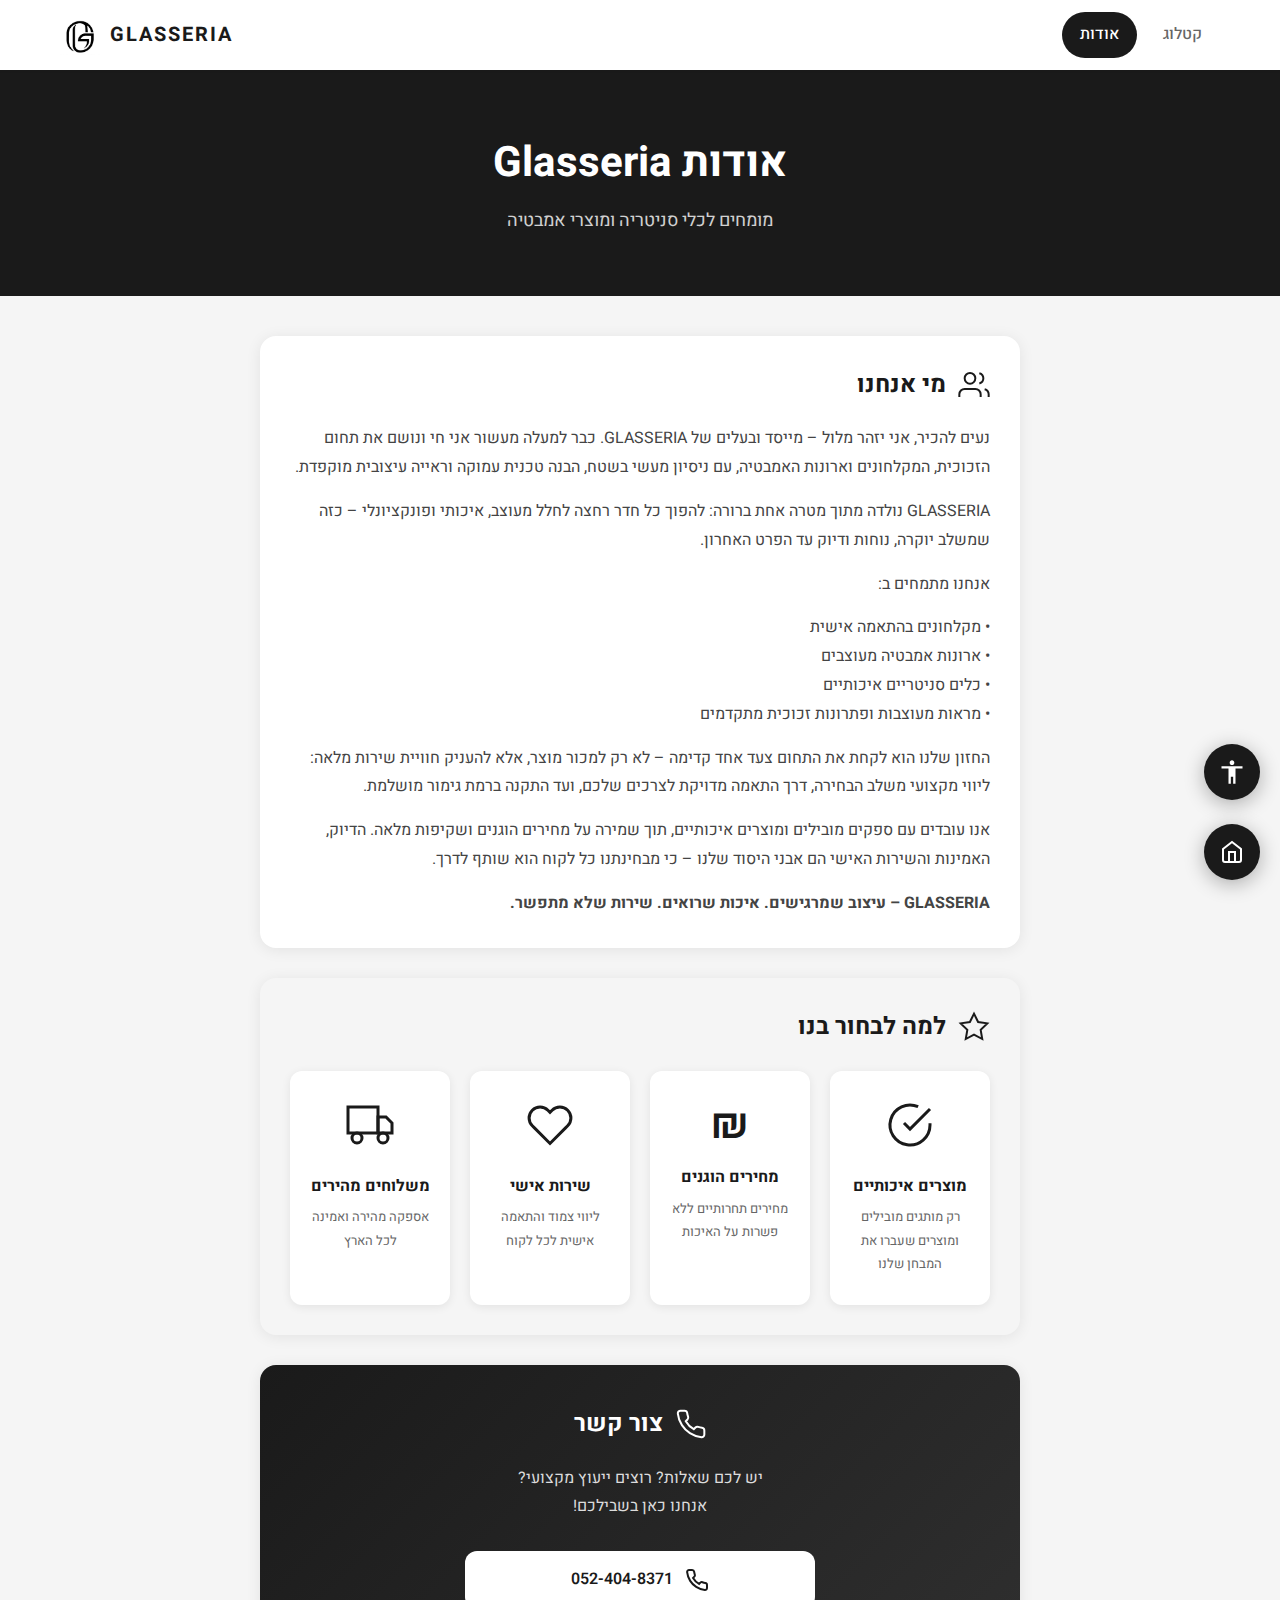
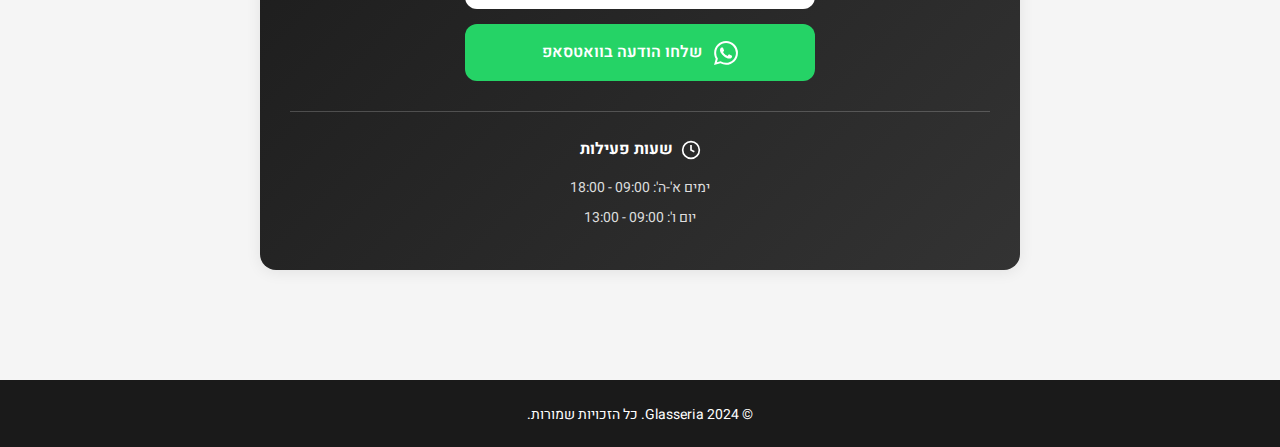
<file: glasseria/about.html>
<!DOCTYPE html>
<html lang="he" dir="rtl">
<head>
    <meta charset="UTF-8">
    <meta name="viewport" content="width=device-width, initial-scale=1.0">
    <title>Glasseria - אודות</title>
    <link rel="icon" href="images/logo.png" type="image/png">
    <link rel="stylesheet" href="css/style.css">
    <link rel="stylesheet" href="css/accessibility-widget.css">
    <link rel="preconnect" href="https://fonts.googleapis.com">
    <link rel="preconnect" href="https://fonts.gstatic.com" crossorigin>
    <link href="https://fonts.googleapis.com/css2?family=Heebo:wght@300;400;500;600;700&display=swap" rel="stylesheet">
    <style>
        /* About Page Specific Styles */
        .about-hero {
            background: var(--primary);
            color: var(--white);
            padding: 60px 20px;
            text-align: center;
        }
        
        .about-hero h1 {
            font-size: clamp(28px, 6vw, 42px);
            margin-bottom: 10px;
        }
        
        .about-hero p {
            font-size: 18px;
            opacity: 0.8;
        }
        
        .about-content {
            max-width: 800px;
            margin: 0 auto;
            padding: 40px 20px;
        }
        
        .about-section {
            background: var(--white);
            border-radius: 16px;
            padding: 30px;
            margin-bottom: 30px;
            box-shadow: 0 2px 15px rgba(0,0,0,0.08);
        }
        
        .about-section h2 {
            font-size: 24px;
            margin-bottom: 20px;
            display: flex;
            align-items: center;
            gap: 12px;
            color: #1a1a1a;
        }
        
        .about-section h2 .section-icon {
            width: 32px;
            height: 32px;
            stroke: #1a1a1a;
        }
        
        .about-section p {
            color: #444;
            line-height: 1.8;
            font-size: 16px;
            margin-bottom: 15px;
        }
        
        .about-section p:last-child {
            margin-bottom: 0;
        }
        
        .features-grid {
            display: grid;
            grid-template-columns: repeat(2, 1fr);
            gap: 20px;
            margin-top: 25px;
        }
        
        /* Features Section - light gray background for white cards */
        .features-section {
            background: var(--light) !important;
        }
        
        /* Desktop: 4 items in a row */
        @media (min-width: 900px) {
            .features-grid {
                grid-template-columns: repeat(4, 1fr);
            }
        }
        
        /* Mobile: single column */
        @media (max-width: 500px) {
            .features-grid {
                grid-template-columns: 1fr;
            }
        }
        
        .feature-item {
            text-align: center;
            padding: 30px 20px;
            background: var(--white);
            border-radius: 12px;
            box-shadow: 0 2px 10px rgba(0,0,0,0.08);
            transition: transform 0.3s, box-shadow 0.3s;
        }
        
        .feature-item:hover {
            transform: translateY(-5px);
            box-shadow: 0 8px 25px rgba(0,0,0,0.12);
        }
        
        .feature-item .feature-icon {
            width: 48px;
            height: 48px;
            margin: 0 auto 16px;
            stroke: #1a1a1a;
        }
        
        .feature-item h3 {
            font-size: 16px;
            margin-bottom: 6px;
        }
        
        .feature-item p {
            font-size: 13px;
            color: var(--secondary);
            margin: 0;
        }
        
        /* Contact Section */
        .contact-section {
            background: linear-gradient(135deg, #1a1a1a 0%, #333 100%) !important;
            border-radius: 16px;
            padding: 40px 30px;
            text-align: center;
        }
        
        .contact-section h2 {
            justify-content: center;
            color: #ffffff !important;
        }
        
        .contact-section h2 .section-icon {
            stroke: #ffffff !important;
        }
        
        .contact-section > p {
            color: rgba(255,255,255,0.85) !important;
            font-size: 16px;
        }
        
        .contact-methods {
            display: flex;
            flex-direction: column;
            gap: 15px;
            margin-top: 30px;
            max-width: 350px;
            margin-left: auto;
            margin-right: auto;
        }
        
        .contact-btn {
            display: flex;
            align-items: center;
            justify-content: center;
            gap: 12px;
            padding: 16px 24px;
            border-radius: 12px;
            text-decoration: none;
            font-weight: 600;
            font-size: 16px;
            transition: all 0.3s;
        }
        
        .contact-btn svg {
            width: 24px;
            height: 24px;
            flex-shrink: 0;
        }
        
        .contact-btn.phone {
            background: #ffffff !important;
            color: #1a1a1a !important;
            border: none;
        }
        
        .contact-btn.phone svg {
            stroke: #1a1a1a !important;
        }
        
        .contact-btn.phone:hover {
            background: #f0f0f0 !important;
            transform: translateY(-2px);
        }
        
        .contact-btn.whatsapp {
            background: #25D366 !important;
            color: #ffffff !important;
        }
        
        .contact-btn.whatsapp:hover {
            background: #1da851 !important;
            transform: translateY(-2px);
        }
        
        .contact-btn.whatsapp svg {
            fill: #ffffff !important;
        }
        
        .working-hours {
            margin-top: 30px;
            padding-top: 25px;
            border-top: 1px solid rgba(255,255,255,0.2);
        }
        
        .working-hours h3 {
            font-size: 16px;
            margin-bottom: 12px;
            color: #ffffff !important;
            display: flex;
            align-items: center;
            justify-content: center;
            gap: 8px;
        }
        
        .working-hours h3 svg {
            width: 20px;
            height: 20px;
            stroke: #ffffff !important;
        }
        
        .working-hours p {
            font-size: 14px;
            margin: 5px 0;
            color: rgba(255,255,255,0.85) !important;
        }
        
        /* Back to Catalog Button */
        .back-to-catalog {
            position: fixed;
            bottom: 24px;
            right: 24px;
            width: 56px;
            height: 56px;
            border-radius: 50%;
            background: #1a1a1a;
            color: #ffffff;
            border: none;
            cursor: pointer;
            display: flex;
            align-items: center;
            justify-content: center;
            box-shadow: 0 4px 20px rgba(0,0,0,0.3);
            z-index: 90;
            transition: transform 0.3s;
            text-decoration: none;
        }
        
        .back-to-catalog:hover {
            transform: scale(1.1);
        }
        
        .back-to-catalog svg {
            width: 24px;
            height: 24px;
            stroke: #ffffff;
            fill: none;
        }
        
        /* Mobile Adjustments */
        @media (max-width: 768px) {
            .about-hero {
                padding: 40px 16px;
            }
            
            .about-content {
                padding: 20px 16px;
            }
            
            .about-section {
                padding: 24px 20px;
            }
            
            .about-section h2 {
                font-size: 20px;
            }
            
            .contact-section {
                padding: 30px 20px;
            }
            
            .contact-btn {
                padding: 14px 20px;
                font-size: 15px;
            }
            
            .back-to-catalog {
                bottom: 20px;
                right: 20px;
                width: 50px;
                height: 50px;
            }
        }
        
        /* Safe Areas for iPhone */
        @supports (padding: max(0px)) {
            .back-to-catalog {
                bottom: max(20px, calc(env(safe-area-inset-bottom) + 10px));
                right: max(20px, env(safe-area-inset-right));
            }
        }
    </style>
</head>
<body>
    <!-- Skip Link for Accessibility -->
    <a href="#main-content" class="skip-link">דלג לתוכן הראשי</a>
    
    <!-- Header -->
    <header class="header">
        <div class="container">
            <a href="index.html" class="logo">
                <img src="images/logo.png" alt="Glasseria">
                <span class="logo-text">GLASSERIA</span>
            </a>
            <nav class="nav">
                <a href="index.html" class="nav-link">קטלוג</a>
                <a href="about.html" class="nav-link active">אודות</a>
            </nav>
            <button class="mobile-menu-btn" id="mobile-menu-btn" aria-label="תפריט">
                <span></span>
                <span></span>
                <span></span>
            </button>
        </div>
    </header>

    <!-- Mobile Navigation -->
    <div class="mobile-nav" id="mobile-nav">
        <a href="index.html" class="nav-link">קטלוג</a>
        <a href="about.html" class="nav-link active">אודות</a>
    </div>

    <!-- Hero -->
    <section class="about-hero">
        <div class="container">
            <h1>אודות Glasseria</h1>
            <p>מומחים לכלי סניטריה ומוצרי אמבטיה</p>
        </div>
    </section>

    <!-- About Content -->
    <main id="main-content" role="main" class="about-content">
        <!-- About Us Section -->
        <section class="about-section">
            <h2>
                <svg class="section-icon" viewBox="0 0 24 24" fill="none" stroke="currentColor" stroke-width="1.5">
                    <path d="M17 21v-2a4 4 0 0 0-4-4H5a4 4 0 0 0-4 4v2"/>
                    <circle cx="9" cy="7" r="4"/>
                    <path d="M23 21v-2a4 4 0 0 0-3-3.87"/>
                    <path d="M16 3.13a4 4 0 0 1 0 7.75"/>
                </svg>
                מי אנחנו
            </h2>
            <p>
                נעים להכיר, אני יזהר מלול – מייסד ובעלים של GLASSERIA.
                כבר למעלה מעשור אני חי ונושם את תחום הזכוכית, המקלחונים וארונות האמבטיה, עם ניסיון מעשי בשטח, הבנה טכנית עמוקה וראייה עיצובית מוקפדת.
            </p>
            <p>
                GLASSERIA נולדה מתוך מטרה אחת ברורה:
                להפוך כל חדר רחצה לחלל מעוצב, איכותי ופונקציונלי – כזה שמשלב יוקרה, נוחות ודיוק עד הפרט האחרון.
            </p>
            <p>
                אנחנו מתמחים ב:
            </p>
            <p>
                • מקלחונים בהתאמה אישית<br>
                • ארונות אמבטיה מעוצבים<br>
                • כלים סניטריים איכותיים<br>
                • מראות מעוצבות ופתרונות זכוכית מתקדמים
            </p>
            <p>
                החזון שלנו הוא לקחת את התחום צעד אחד קדימה – לא רק למכור מוצר, אלא להעניק חוויית שירות מלאה:
                ליווי מקצועי משלב הבחירה, דרך התאמה מדויקת לצרכים שלכם, ועד התקנה ברמת גימור מושלמת.
            </p>
            <p>
                אנו עובדים עם ספקים מובילים ומוצרים איכותיים, תוך שמירה על מחירים הוגנים ושקיפות מלאה.
                הדיוק, האמינות והשירות האישי הם אבני היסוד שלנו – כי מבחינתנו כל לקוח הוא שותף לדרך.
            </p>
            <p>
                <strong>GLASSERIA – עיצוב שמרגישים. איכות שרואים. שירות שלא מתפשר.</strong>
            </p>
        </section>

        <!-- Why Us Section -->
        <section class="about-section features-section">
            <h2>
                <svg class="section-icon" viewBox="0 0 24 24" fill="none" stroke="currentColor" stroke-width="1.5">
                    <polygon points="12 2 15.09 8.26 22 9.27 17 14.14 18.18 21.02 12 17.77 5.82 21.02 7 14.14 2 9.27 8.91 8.26 12 2"/>
                </svg>
                למה לבחור בנו
            </h2>
            <div class="features-grid">
                <div class="feature-item">
                    <svg class="feature-icon" viewBox="0 0 24 24" fill="none" stroke="currentColor" stroke-width="1.5">
                        <path d="M22 11.08V12a10 10 0 1 1-5.93-9.14"/>
                        <polyline points="22 4 12 14.01 9 11.01"/>
                    </svg>
                    <h3>מוצרים איכותיים</h3>
                    <p>רק מותגים מובילים ומוצרים שעברו את המבחן שלנו</p>
                </div>
                <div class="feature-item">
                    <!-- Shekel Symbol -->
                    <div class="feature-icon" style="display: flex; align-items: center; justify-content: center; font-size: 42px; font-weight: 600; color: #1a1a1a; line-height: 1;">₪</div>
                    <h3>מחירים הוגנים</h3>
                    <p>מחירים תחרותיים ללא פשרות על האיכות</p>
                </div>
                <div class="feature-item">
                    <svg class="feature-icon" viewBox="0 0 24 24" fill="none" stroke="currentColor" stroke-width="1.5">
                        <path d="M20.84 4.61a5.5 5.5 0 0 0-7.78 0L12 5.67l-1.06-1.06a5.5 5.5 0 0 0-7.78 7.78l1.06 1.06L12 21.23l7.78-7.78 1.06-1.06a5.5 5.5 0 0 0 0-7.78z"/>
                    </svg>
                    <h3>שירות אישי</h3>
                    <p>ליווי צמוד והתאמה אישית לכל לקוח</p>
                </div>
                <div class="feature-item">
                    <svg class="feature-icon" viewBox="0 0 24 24" fill="none" stroke="currentColor" stroke-width="1.5">
                        <rect x="1" y="3" width="15" height="13"/>
                        <polygon points="16 8 20 8 23 11 23 16 16 16 16 8"/>
                        <circle cx="5.5" cy="18.5" r="2.5"/>
                        <circle cx="18.5" cy="18.5" r="2.5"/>
                    </svg>
                    <h3>משלוחים מהירים</h3>
                    <p>אספקה מהירה ואמינה לכל הארץ</p>
                </div>
            </div>
        </section>

        <!-- Contact Section -->
        <section class="about-section contact-section">
            <h2>
                <svg class="section-icon" viewBox="0 0 24 24" fill="none" stroke="currentColor" stroke-width="1.5">
                    <path d="M22 16.92v3a2 2 0 0 1-2.18 2 19.79 19.79 0 0 1-8.63-3.07 19.5 19.5 0 0 1-6-6 19.79 19.79 0 0 1-3.07-8.67A2 2 0 0 1 4.11 2h3a2 2 0 0 1 2 1.72 12.84 12.84 0 0 0 .7 2.81 2 2 0 0 1-.45 2.11L8.09 9.91a16 16 0 0 0 6 6l1.27-1.27a2 2 0 0 1 2.11-.45 12.84 12.84 0 0 0 2.81.7A2 2 0 0 1 22 16.92z"/>
                </svg>
                צור קשר
            </h2>
            <p>
                יש לכם שאלות? רוצים ייעוץ מקצועי?
                <br>אנחנו כאן בשבילכם!
            </p>
            
            <div class="contact-methods">
                <a href="tel:+972524048371" class="contact-btn phone" style="background: #ffffff !important; color: #1a1a1a !important;">
                    <svg viewBox="0 0 24 24" fill="none" stroke="#1a1a1a" stroke-width="2">
                        <path d="M22 16.92v3a2 2 0 0 1-2.18 2 19.79 19.79 0 0 1-8.63-3.07 19.5 19.5 0 0 1-6-6 19.79 19.79 0 0 1-3.07-8.67A2 2 0 0 1 4.11 2h3a2 2 0 0 1 2 1.72 12.84 12.84 0 0 0 .7 2.81 2 2 0 0 1-.45 2.11L8.09 9.91a16 16 0 0 0 6 6l1.27-1.27a2 2 0 0 1 2.11-.45 12.84 12.84 0 0 0 2.81.7A2 2 0 0 1 22 16.92z"/>
                    </svg>
                    052-404-8371
                </a>
                
                <a href="https://wa.me/972524048371?text=%D7%A1%D7%A4%D7%A8%D7%95%20%D7%9C%D7%A0%D7%95%20%D7%90%D7%99%D7%9A%20%D7%A0%D7%95%D7%9B%D7%9C%20%D7%9C%D7%A2%D7%96%D7%95%D7%A8%3F" 
                   target="_blank" 
                   class="contact-btn whatsapp" style="background: #25D366 !important; color: #ffffff !important;">
                    <svg viewBox="0 0 24 24" fill="#ffffff">
                        <path d="M17.472 14.382c-.297-.149-1.758-.867-2.03-.967-.273-.099-.471-.148-.67.15-.197.297-.767.966-.94 1.164-.173.199-.347.223-.644.075-.297-.15-1.255-.463-2.39-1.475-.883-.788-1.48-1.761-1.653-2.059-.173-.297-.018-.458.13-.606.134-.133.298-.347.446-.52.149-.174.198-.298.298-.497.099-.198.05-.371-.025-.52-.075-.149-.669-1.612-.916-2.207-.242-.579-.487-.5-.669-.51-.173-.008-.371-.01-.57-.01-.198 0-.52.074-.792.372-.272.297-1.04 1.016-1.04 2.479 0 1.462 1.065 2.875 1.213 3.074.149.198 2.096 3.2 5.077 4.487.709.306 1.262.489 1.694.625.712.227 1.36.195 1.871.118.571-.085 1.758-.719 2.006-1.413.248-.694.248-1.289.173-1.413-.074-.124-.272-.198-.57-.347m-5.421 7.403h-.004a9.87 9.87 0 01-5.031-1.378l-.361-.214-3.741.982.998-3.648-.235-.374a9.86 9.86 0 01-1.51-5.26c.001-5.45 4.436-9.884 9.888-9.884 2.64 0 5.122 1.03 6.988 2.898a9.825 9.825 0 012.893 6.994c-.003 5.45-4.437 9.884-9.885 9.884m8.413-18.297A11.815 11.815 0 0012.05 0C5.495 0 .16 5.335.157 11.892c0 2.096.547 4.142 1.588 5.945L.057 24l6.305-1.654a11.882 11.882 0 005.683 1.448h.005c6.554 0 11.89-5.335 11.893-11.893a11.821 11.821 0 00-3.48-8.413z"/>
                    </svg>
                    שלחו הודעה בוואטסאפ
                </a>
            </div>
            
            <div class="working-hours">
                <h3 style="color: #ffffff !important;">
                    <svg viewBox="0 0 24 24" fill="none" stroke="#ffffff" stroke-width="2">
                        <circle cx="12" cy="12" r="10"/>
                        <polyline points="12 6 12 12 16 14"/>
                    </svg>
                    שעות פעילות
                </h3>
                <p style="color: rgba(255,255,255,0.85) !important;">ימים א'-ה': 09:00 - 18:00</p>
                <p style="color: rgba(255,255,255,0.85) !important;">יום ו': 09:00 - 13:00</p>
            </div>
        </section>
    </main>

    <!-- Footer -->
    <footer class="footer">
        <div class="container">
            <p>&copy; 2024 Glasseria. כל הזכויות שמורות.</p>
        </div>
    </footer>

    <!-- Back to Catalog Button -->
    <a href="index.html" class="back-to-catalog" title="חזרה לקטלוג">
        <svg viewBox="0 0 24 24" fill="none" stroke="#ffffff" stroke-width="2" width="24" height="24">
            <path d="M3 9l9-7 9 7v11a2 2 0 0 1-2 2H5a2 2 0 0 1-2-2z"/>
            <polyline points="9 22 9 12 15 12 15 22"/>
        </svg>
    </a>

    <script>
        // Mobile Menu Toggle
        const mobileMenuBtn = document.getElementById('mobile-menu-btn');
        const mobileNav = document.getElementById('mobile-nav');
        
        mobileMenuBtn.addEventListener('click', () => {
            mobileMenuBtn.classList.toggle('active');
            mobileNav.classList.toggle('active');
        });
    </script>
    <script src="js/accessibility-widget.js"></script>
</body>
</html>
</file>
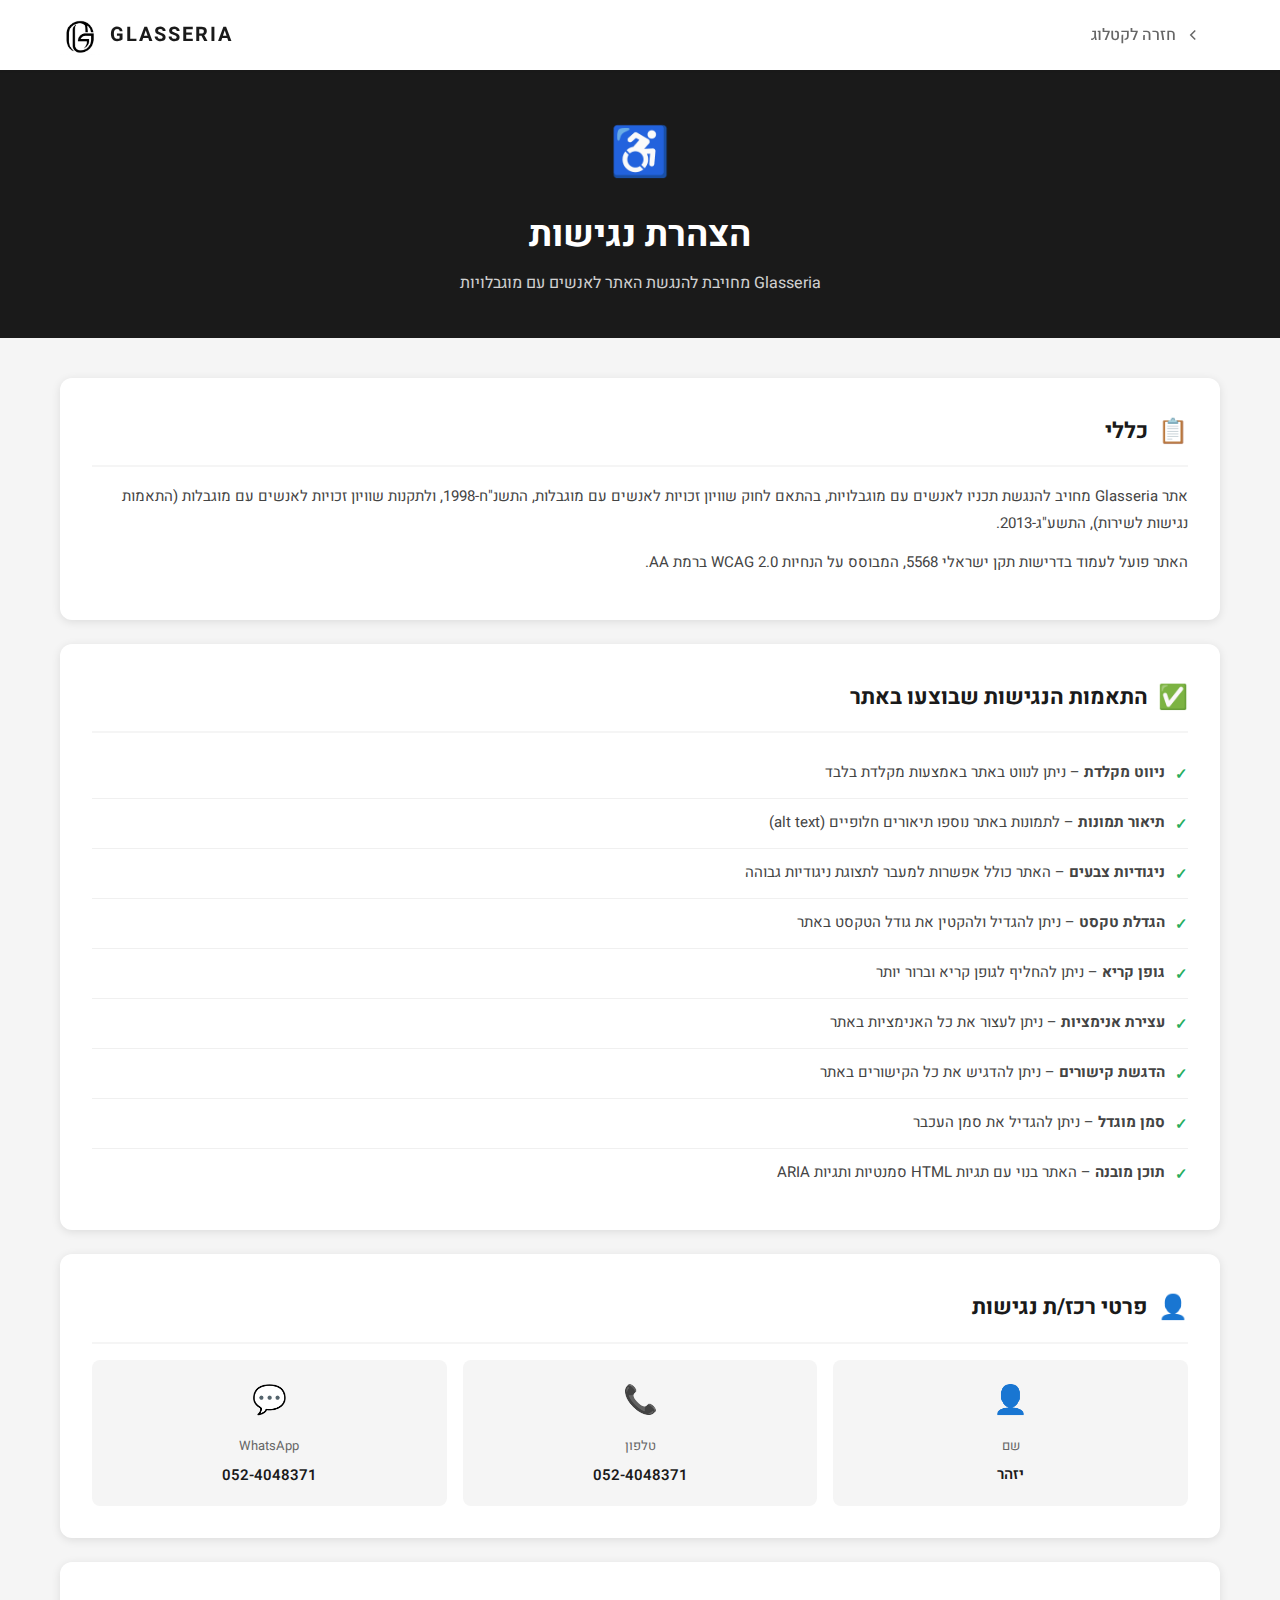
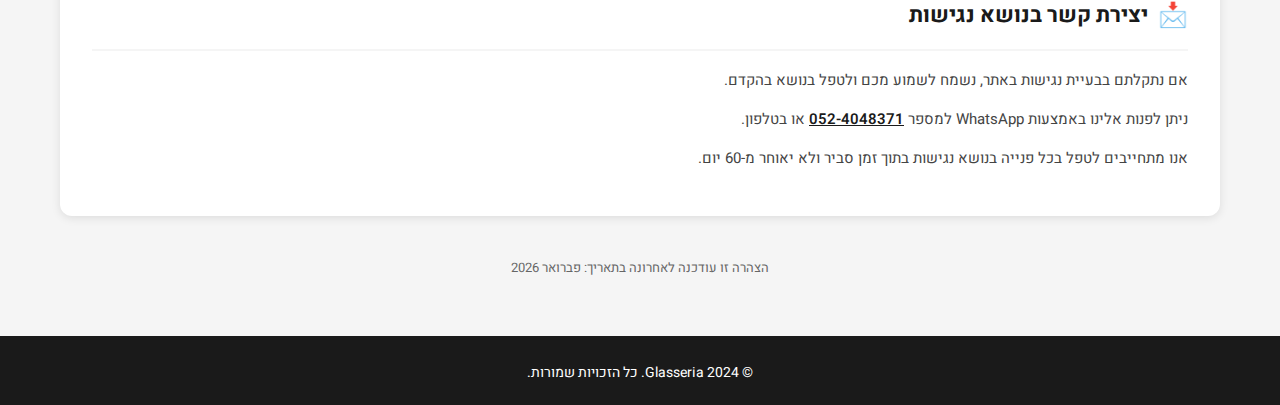
<file: glasseria/accessibility.html>
<!DOCTYPE html>
<html lang="he" dir="rtl">
<head>
    <meta charset="UTF-8">
    <meta name="viewport" content="width=device-width, initial-scale=1.0">
    <title>Glasseria - הצהרת נגישות</title>
    <link rel="preconnect" href="https://fonts.googleapis.com">
    <link rel="preconnect" href="https://fonts.gstatic.com" crossorigin>
    <link href="https://fonts.googleapis.com/css2?family=Heebo:wght@300;400;500;600;700&display=swap" rel="stylesheet">
    <style>
        * {
            margin: 0;
            padding: 0;
            box-sizing: border-box;
        }

        :root {
            --primary: #1a1a1a;
            --secondary: #666;
            --light: #f5f5f5;
            --white: #fff;
            --shadow: 0 2px 10px rgba(0,0,0,0.1);
            --radius: 12px;
        }

        body {
            font-family: 'Heebo', sans-serif;
            background: var(--light);
            color: var(--primary);
            line-height: 1.8;
            direction: rtl;
            min-height: 100vh;
            display: flex;
            flex-direction: column;
        }

        /* Header */
        .header {
            background: var(--white);
            position: sticky;
            top: 0;
            z-index: 100;
            width: 100%;
            box-shadow: 0 1px 3px rgba(0,0,0,0.05);
        }

        .header .container {
            display: flex;
            flex-direction: row-reverse;
            align-items: center;
            justify-content: space-between;
            height: 70px;
            gap: 10px;
        }

        .container {
            width: 100%;
            max-width: 1200px;
            margin: 0 auto;
            padding: 0 20px;
        }

        .logo {
            display: flex;
            flex-direction: row-reverse;
            align-items: center;
            gap: 10px;
            text-decoration: none;
            color: var(--primary);
            flex-shrink: 0;
        }

        .logo img {
            height: 40px;
            width: auto;
            max-width: 50px;
        }

        .logo-text {
            font-size: 20px;
            font-weight: 700;
            letter-spacing: 2px;
            white-space: nowrap;
        }

        .back-link {
            display: inline-flex;
            align-items: center;
            gap: 8px;
            padding: 10px 18px;
            text-decoration: none;
            color: var(--secondary);
            font-weight: 500;
            border-radius: 25px;
            transition: all 0.3s;
            white-space: nowrap;
        }

        .back-link:hover {
            background: var(--primary);
            color: var(--white);
        }

        .back-link svg {
            width: 18px;
            height: 18px;
        }

        /* Hero */
        .hero {
            background: var(--primary);
            color: var(--white);
            padding: 40px 20px;
            text-align: center;
            width: 100%;
        }

        .hero h1 {
            font-size: clamp(24px, 6vw, 36px);
            margin-bottom: 10px;
            line-height: 1.3;
        }

        .hero p {
            font-size: clamp(14px, 3.5vw, 16px);
            opacity: 0.8;
            max-width: 600px;
            margin: 0 auto;
        }

        .hero .accessibility-icon {
            font-size: 48px;
            margin-bottom: 16px;
            display: block;
        }

        /* Content */
        .content {
            flex: 1;
            padding: 40px 0;
        }

        .content-card {
            background: var(--white);
            border-radius: var(--radius);
            padding: 32px;
            margin-bottom: 24px;
            box-shadow: var(--shadow);
        }

        .content-card h2 {
            font-size: 22px;
            margin-bottom: 16px;
            padding-bottom: 12px;
            border-bottom: 2px solid var(--light);
            display: flex;
            align-items: center;
            gap: 10px;
        }

        .content-card h2 .icon {
            font-size: 24px;
        }

        .content-card p {
            color: #444;
            margin-bottom: 12px;
            font-size: 15px;
        }

        .content-card ul {
            list-style: none;
            padding: 0;
            margin: 0;
        }

        .content-card ul li {
            padding: 10px 0;
            border-bottom: 1px solid #f0f0f0;
            display: flex;
            align-items: flex-start;
            gap: 10px;
            font-size: 15px;
            color: #444;
        }

        .content-card ul li:last-child {
            border-bottom: none;
        }

        .content-card ul li .check {
            color: #27ae60;
            font-weight: bold;
            flex-shrink: 0;
            margin-top: 2px;
        }

        .contact-grid {
            display: grid;
            grid-template-columns: repeat(auto-fit, minmax(200px, 1fr));
            gap: 16px;
            margin-top: 12px;
        }

        .contact-item {
            background: var(--light);
            border-radius: 8px;
            padding: 16px;
            text-align: center;
        }

        .contact-item .contact-icon {
            font-size: 28px;
            margin-bottom: 8px;
            display: block;
        }

        .contact-item .contact-label {
            font-size: 13px;
            color: var(--secondary);
            margin-bottom: 4px;
        }

        .contact-item .contact-value {
            font-size: 15px;
            font-weight: 600;
            color: var(--primary);
            text-decoration: none;
        }

        .contact-item a.contact-value:hover {
            text-decoration: underline;
        }

        .update-date {
            text-align: center;
            color: var(--secondary);
            font-size: 13px;
            margin-top: 10px;
            padding: 16px;
        }

        /* Footer */
        .footer {
            background: var(--primary);
            color: var(--white);
            text-align: center;
            padding: 24px 20px;
            font-size: 14px;
            width: 100%;
        }

        /* Responsive */
        @media (max-width: 768px) {
            .container {
                padding: 0 16px;
            }

            .header .container {
                height: 60px;
            }

            .logo img {
                height: 36px;
            }

            .logo-text {
                font-size: 18px;
                letter-spacing: 1px;
            }

            .hero {
                padding: 30px 16px;
            }

            .content {
                padding: 24px 0;
            }

            .content-card {
                padding: 20px;
                margin-bottom: 16px;
            }

            .content-card h2 {
                font-size: 18px;
            }
        }

        @media (max-width: 400px) {
            .container {
                padding: 0 12px;
            }

            .content-card {
                padding: 16px;
            }

            .logo-text {
                font-size: 16px;
            }

            .logo img {
                height: 32px;
            }
        }

        /* iPhone Safe Areas */
        @supports (padding: max(0px)) {
            body {
                padding-top: env(safe-area-inset-top);
            }
            .header {
                padding-top: env(safe-area-inset-top);
            }
            .footer {
                padding-bottom: max(20px, calc(env(safe-area-inset-bottom) + 10px));
            }
        }
    </style>
</head>
<body>

    <!-- Header -->
    <header class="header">
        <div class="container">
            <a href="index.html" class="logo">
                <img src="images/logo.png" alt="Glasseria">
                <span class="logo-text">GLASSERIA</span>
            </a>
            <a href="index.html" class="back-link">
                <svg viewBox="0 0 24 24" fill="none" stroke="currentColor" stroke-width="2">
                    <path d="M15 18l-6-6 6-6"/>
                </svg>
                חזרה לקטלוג
            </a>
        </div>
    </header>

    <!-- Hero -->
    <section class="hero">
        <span class="accessibility-icon">♿</span>
        <h1>הצהרת נגישות</h1>
        <p>Glasseria מחויבת להנגשת האתר לאנשים עם מוגבלויות</p>
    </section>

    <!-- Content -->
    <main class="content">
        <div class="container">

            <!-- כללי -->
            <div class="content-card">
                <h2><span class="icon">📋</span> כללי</h2>
                <p>
                    אתר Glasseria מחויב להנגשת תכניו לאנשים עם מוגבלויות, בהתאם לחוק שוויון זכויות לאנשים עם מוגבלות, התשנ"ח-1998, ולתקנות שוויון זכויות לאנשים עם מוגבלות (התאמות נגישות לשירות), התשע"ג-2013.
                </p>
                <p>
                    האתר פועל לעמוד בדרישות תקן ישראלי 5568, המבוסס על הנחיות WCAG 2.0 ברמת AA.
                </p>
            </div>

            <!-- התאמות נגישות -->
            <div class="content-card">
                <h2><span class="icon">✅</span> התאמות הנגישות שבוצעו באתר</h2>
                <ul>
                    <li>
                        <span class="check">✓</span>
                        <span><strong>ניווט מקלדת</strong> – ניתן לנווט באתר באמצעות מקלדת בלבד</span>
                    </li>
                    <li>
                        <span class="check">✓</span>
                        <span><strong>תיאור תמונות</strong> – לתמונות באתר נוספו תיאורים חלופיים (alt text)</span>
                    </li>
                    <li>
                        <span class="check">✓</span>
                        <span><strong>ניגודיות צבעים</strong> – האתר כולל אפשרות למעבר לתצוגת ניגודיות גבוהה</span>
                    </li>
                    <li>
                        <span class="check">✓</span>
                        <span><strong>הגדלת טקסט</strong> – ניתן להגדיל ולהקטין את גודל הטקסט באתר</span>
                    </li>
                    <li>
                        <span class="check">✓</span>
                        <span><strong>גופן קריא</strong> – ניתן להחליף לגופן קריא וברור יותר</span>
                    </li>
                    <li>
                        <span class="check">✓</span>
                        <span><strong>עצירת אנימציות</strong> – ניתן לעצור את כל האנימציות באתר</span>
                    </li>
                    <li>
                        <span class="check">✓</span>
                        <span><strong>הדגשת קישורים</strong> – ניתן להדגיש את כל הקישורים באתר</span>
                    </li>
                    <li>
                        <span class="check">✓</span>
                        <span><strong>סמן מוגדל</strong> – ניתן להגדיל את סמן העכבר</span>
                    </li>
                    <li>
                        <span class="check">✓</span>
                        <span><strong>תוכן מובנה</strong> – האתר בנוי עם תגיות HTML סמנטיות ותגיות ARIA</span>
                    </li>
                </ul>
            </div>

            <!-- פרטי רכז נגישות -->
            <div class="content-card">
                <h2><span class="icon">👤</span> פרטי רכז/ת נגישות</h2>
                <div class="contact-grid">
                    <div class="contact-item">
                        <span class="contact-icon">👤</span>
                        <div class="contact-label">שם</div>
                        <div class="contact-value">יזהר</div>
                    </div>
                    <div class="contact-item">
                        <span class="contact-icon">📞</span>
                        <div class="contact-label">טלפון</div>
                        <a href="tel:+972524048371" class="contact-value">052-4048371</a>
                    </div>
                    <div class="contact-item">
                        <span class="contact-icon">💬</span>
                        <div class="contact-label">WhatsApp</div>
                        <a href="https://wa.me/972524048371" target="_blank" class="contact-value">052-4048371</a>
                    </div>
                </div>
            </div>

            <!-- יצירת קשר בנושא נגישות -->
            <div class="content-card">
                <h2><span class="icon">📩</span> יצירת קשר בנושא נגישות</h2>
                <p>
                    אם נתקלתם בבעיית נגישות באתר, נשמח לשמוע מכם ולטפל בנושא בהקדם.
                </p>
                <p>
                    ניתן לפנות אלינו באמצעות WhatsApp למספר <a href="https://wa.me/972524048371" style="color: var(--primary); font-weight: 600;">052-4048371</a> או בטלפון.
                </p>
                <p>
                    אנו מתחייבים לטפל בכל פנייה בנושא נגישות בתוך זמן סביר ולא יאוחר מ-60 יום.
                </p>
            </div>

            <!-- תאריך עדכון -->
            <div class="update-date">
                הצהרה זו עודכנה לאחרונה בתאריך: פברואר 2026
            </div>

        </div>
    </main>

    <!-- Footer -->
    <footer class="footer">
        <div class="container">
            <p>&copy; 2024 Glasseria. כל הזכויות שמורות.</p>
        </div>
    </footer>

</body>
</html>
</file>
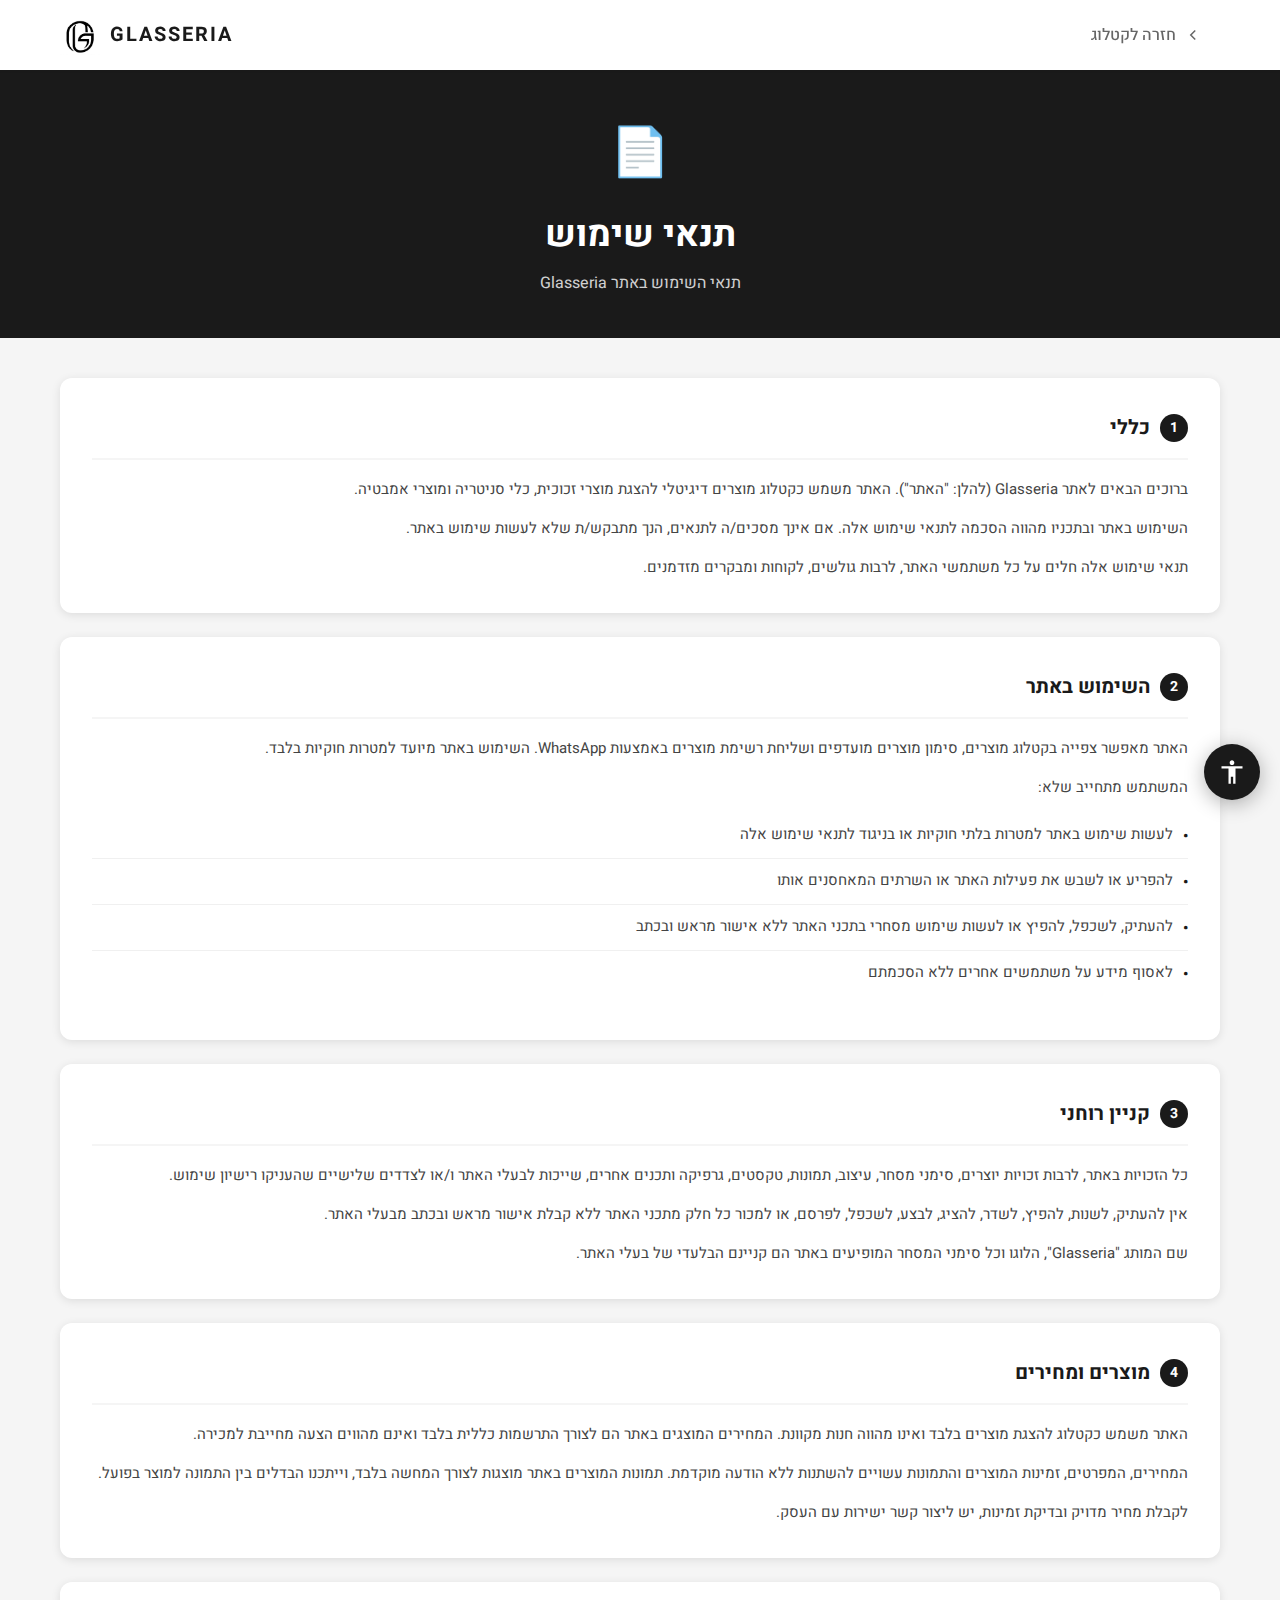
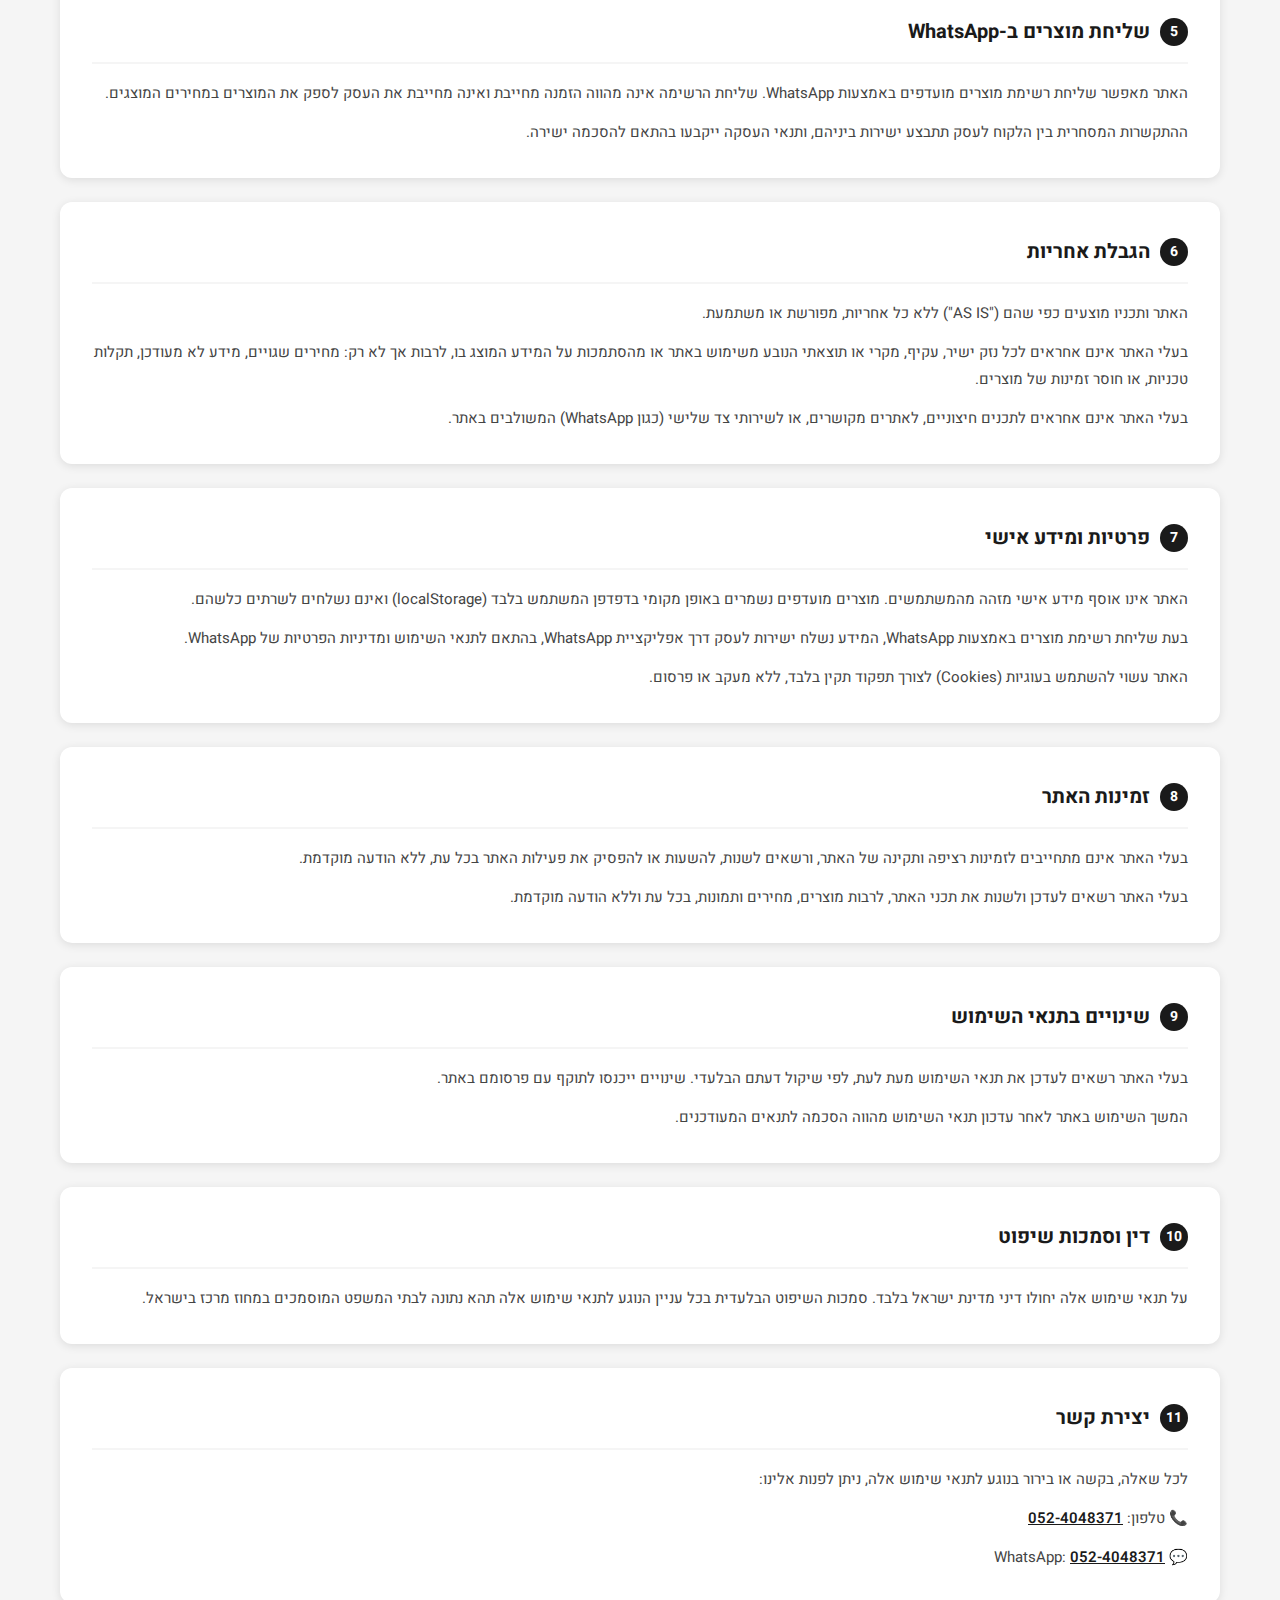
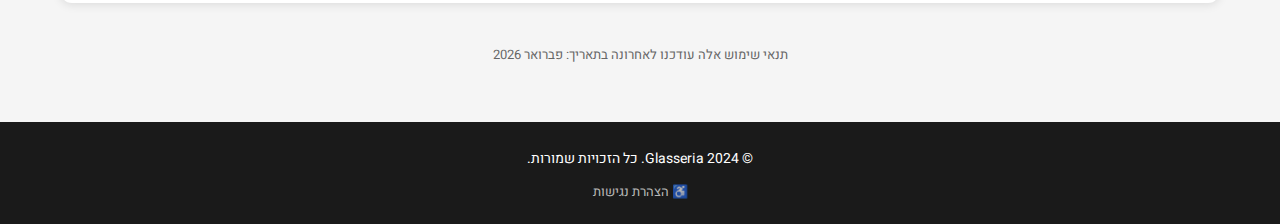
<file: glasseria/terms.html>
<!DOCTYPE html>
<html lang="he" dir="rtl">
<head>
    <meta charset="UTF-8">
    <meta name="viewport" content="width=device-width, initial-scale=1.0">
    <title>Glasseria - תנאי שימוש</title>
    <link rel="preconnect" href="https://fonts.googleapis.com">
    <link rel="preconnect" href="https://fonts.gstatic.com" crossorigin>
    <link href="https://fonts.googleapis.com/css2?family=Heebo:wght@300;400;500;600;700&display=swap" rel="stylesheet">
    <link rel="stylesheet" href="css/accessibility-widget.css">
    <style>
        * {
            margin: 0;
            padding: 0;
            box-sizing: border-box;
        }

        :root {
            --primary: #1a1a1a;
            --secondary: #666;
            --light: #f5f5f5;
            --white: #fff;
            --shadow: 0 2px 10px rgba(0,0,0,0.1);
            --radius: 12px;
        }

        body {
            font-family: 'Heebo', sans-serif;
            background: var(--light);
            color: var(--primary);
            line-height: 1.8;
            direction: rtl;
            min-height: 100vh;
            display: flex;
            flex-direction: column;
        }

        /* Header */
        .header {
            background: var(--white);
            position: sticky;
            top: 0;
            z-index: 100;
            width: 100%;
            box-shadow: 0 1px 3px rgba(0,0,0,0.05);
        }

        .header .container {
            display: flex;
            flex-direction: row-reverse;
            align-items: center;
            justify-content: space-between;
            height: 70px;
            gap: 10px;
        }

        .container {
            width: 100%;
            max-width: 1200px;
            margin: 0 auto;
            padding: 0 20px;
        }

        .logo {
            display: flex;
            flex-direction: row-reverse;
            align-items: center;
            gap: 10px;
            text-decoration: none;
            color: var(--primary);
            flex-shrink: 0;
        }

        .logo img {
            height: 40px;
            width: auto;
            max-width: 50px;
        }

        .logo-text {
            font-size: 20px;
            font-weight: 700;
            letter-spacing: 2px;
            white-space: nowrap;
        }

        .back-link {
            display: inline-flex;
            align-items: center;
            gap: 8px;
            padding: 10px 18px;
            text-decoration: none;
            color: var(--secondary);
            font-weight: 500;
            border-radius: 25px;
            transition: all 0.3s;
            white-space: nowrap;
        }

        .back-link:hover {
            background: var(--primary);
            color: var(--white);
        }

        .back-link svg {
            width: 18px;
            height: 18px;
        }

        /* Hero */
        .hero {
            background: var(--primary);
            color: var(--white);
            padding: 40px 20px;
            text-align: center;
            width: 100%;
        }

        .hero h1 {
            font-size: clamp(24px, 6vw, 36px);
            margin-bottom: 10px;
            line-height: 1.3;
        }

        .hero p {
            font-size: clamp(14px, 3.5vw, 16px);
            opacity: 0.8;
            max-width: 600px;
            margin: 0 auto;
        }

        .hero .page-icon {
            font-size: 48px;
            margin-bottom: 16px;
            display: block;
        }

        /* Content */
        .content {
            flex: 1;
            padding: 40px 0;
        }

        .content-card {
            background: var(--white);
            border-radius: var(--radius);
            padding: 32px;
            margin-bottom: 24px;
            box-shadow: var(--shadow);
        }

        .content-card h2 {
            font-size: 20px;
            margin-bottom: 16px;
            padding-bottom: 12px;
            border-bottom: 2px solid var(--light);
            display: flex;
            align-items: center;
            gap: 10px;
        }

        .content-card h2 .icon {
            font-size: 22px;
        }

        .content-card p {
            color: #444;
            margin-bottom: 12px;
            font-size: 15px;
        }

        .content-card p:last-child {
            margin-bottom: 0;
        }

        .content-card ul {
            list-style: none;
            padding: 0;
            margin: 0 0 12px 0;
        }

        .content-card ul li {
            padding: 8px 0;
            border-bottom: 1px solid #f0f0f0;
            display: flex;
            align-items: flex-start;
            gap: 10px;
            font-size: 15px;
            color: #444;
        }

        .content-card ul li:last-child {
            border-bottom: none;
        }

        .content-card ul li .bullet {
            color: var(--primary);
            font-weight: bold;
            flex-shrink: 0;
            margin-top: 2px;
        }

        .content-card a {
            color: var(--primary);
            font-weight: 600;
        }

        .section-number {
            display: inline-flex;
            align-items: center;
            justify-content: center;
            width: 28px;
            height: 28px;
            background: var(--primary);
            color: var(--white);
            border-radius: 50%;
            font-size: 14px;
            font-weight: 700;
            flex-shrink: 0;
        }

        .update-date {
            text-align: center;
            color: var(--secondary);
            font-size: 13px;
            margin-top: 10px;
            padding: 16px;
        }

        /* Footer */
        .footer {
            background: var(--primary);
            color: var(--white);
            text-align: center;
            padding: 24px 20px;
            font-size: 14px;
            width: 100%;
        }

        .footer a {
            color: rgba(255,255,255,0.7);
            font-size: 13px;
            text-decoration: none;
            margin-top: 8px;
            display: inline-block;
        }

        .footer a:hover {
            color: #fff;
        }

        /* Responsive */
        @media (max-width: 768px) {
            .container {
                padding: 0 16px;
            }

            .header .container {
                height: 60px;
            }

            .logo img {
                height: 36px;
            }

            .logo-text {
                font-size: 18px;
                letter-spacing: 1px;
            }

            .hero {
                padding: 30px 16px;
            }

            .content {
                padding: 24px 0;
            }

            .content-card {
                padding: 20px;
                margin-bottom: 16px;
            }

            .content-card h2 {
                font-size: 17px;
            }
        }

        @media (max-width: 400px) {
            .container {
                padding: 0 12px;
            }

            .content-card {
                padding: 16px;
            }

            .logo-text {
                font-size: 16px;
            }

            .logo img {
                height: 32px;
            }
        }

        @supports (padding: max(0px)) {
            body {
                padding-top: env(safe-area-inset-top);
            }
            .header {
                padding-top: env(safe-area-inset-top);
            }
            .footer {
                padding-bottom: max(20px, calc(env(safe-area-inset-bottom) + 10px));
            }
        }
    </style>
</head>
<body>
    <!-- Skip Link for Accessibility -->
    <a href="#main-content" class="skip-link">דלג לתוכן הראשי</a>

    <!-- Header -->
    <header class="header">
        <div class="container">
            <a href="index.html" class="logo">
                <img src="images/logo.png" alt="Glasseria">
                <span class="logo-text">GLASSERIA</span>
            </a>
            <a href="index.html" class="back-link">
                <svg viewBox="0 0 24 24" fill="none" stroke="currentColor" stroke-width="2">
                    <path d="M15 18l-6-6 6-6"/>
                </svg>
                חזרה לקטלוג
            </a>
        </div>
    </header>

    <!-- Hero -->
    <section class="hero">
        <span class="page-icon">📄</span>
        <h1>תנאי שימוש</h1>
        <p>תנאי השימוש באתר Glasseria</p>
    </section>

    <!-- Content -->
    <main id="main-content" role="main" class="content">
        <div class="container">

            <!-- 1. כללי -->
            <div class="content-card">
                <h2><span class="section-number">1</span> כללי</h2>
                <p>
                    ברוכים הבאים לאתר Glasseria (להלן: "האתר"). האתר משמש כקטלוג מוצרים דיגיטלי להצגת מוצרי זכוכית, כלי סניטריה ומוצרי אמבטיה.
                </p>
                <p>
                    השימוש באתר ובתכניו מהווה הסכמה לתנאי שימוש אלה. אם אינך מסכים/ה לתנאים, הנך מתבקש/ת שלא לעשות שימוש באתר.
                </p>
                <p>
                    תנאי שימוש אלה חלים על כל משתמשי האתר, לרבות גולשים, לקוחות ומבקרים מזדמנים.
                </p>
            </div>

            <!-- 2. השימוש באתר -->
            <div class="content-card">
                <h2><span class="section-number">2</span> השימוש באתר</h2>
                <p>
                    האתר מאפשר צפייה בקטלוג מוצרים, סימון מוצרים מועדפים ושליחת רשימת מוצרים באמצעות WhatsApp. השימוש באתר מיועד למטרות חוקיות בלבד.
                </p>
                <p>המשתמש מתחייב שלא:</p>
                <ul>
                    <li>
                        <span class="bullet">•</span>
                        <span>לעשות שימוש באתר למטרות בלתי חוקיות או בניגוד לתנאי שימוש אלה</span>
                    </li>
                    <li>
                        <span class="bullet">•</span>
                        <span>להפריע או לשבש את פעילות האתר או השרתים המאחסנים אותו</span>
                    </li>
                    <li>
                        <span class="bullet">•</span>
                        <span>להעתיק, לשכפל, להפיץ או לעשות שימוש מסחרי בתכני האתר ללא אישור מראש ובכתב</span>
                    </li>
                    <li>
                        <span class="bullet">•</span>
                        <span>לאסוף מידע על משתמשים אחרים ללא הסכמתם</span>
                    </li>
                </ul>
            </div>

            <!-- 3. קניין רוחני -->
            <div class="content-card">
                <h2><span class="section-number">3</span> קניין רוחני</h2>
                <p>
                    כל הזכויות באתר, לרבות זכויות יוצרים, סימני מסחר, עיצוב, תמונות, טקסטים, גרפיקה ותכנים אחרים, שייכות לבעלי האתר ו/או לצדדים שלישיים שהעניקו רישיון שימוש.
                </p>
                <p>
                    אין להעתיק, לשנות, להפיץ, לשדר, להציג, לבצע, לשכפל, לפרסם, או למכור כל חלק מתכני האתר ללא קבלת אישור מראש ובכתב מבעלי האתר.
                </p>
                <p>
                    שם המותג "Glasseria", הלוגו וכל סימני המסחר המופיעים באתר הם קניינם הבלעדי של בעלי האתר.
                </p>
            </div>

            <!-- 4. מוצרים ומחירים -->
            <div class="content-card">
                <h2><span class="section-number">4</span> מוצרים ומחירים</h2>
                <p>
                    האתר משמש כקטלוג להצגת מוצרים בלבד ואינו מהווה חנות מקוונת. המחירים המוצגים באתר הם לצורך התרשמות כללית בלבד ואינם מהווים הצעה מחייבת למכירה.
                </p>
                <p>
                    המחירים, המפרטים, זמינות המוצרים והתמונות עשויים להשתנות ללא הודעה מוקדמת. תמונות המוצרים באתר מוצגות לצורך המחשה בלבד, וייתכנו הבדלים בין התמונה למוצר בפועל.
                </p>
                <p>
                    לקבלת מחיר מדויק ובדיקת זמינות, יש ליצור קשר ישירות עם העסק.
                </p>
            </div>

            <!-- 5. שליחת מוצרים ב-WhatsApp -->
            <div class="content-card">
                <h2><span class="section-number">5</span> שליחת מוצרים ב-WhatsApp</h2>
                <p>
                    האתר מאפשר שליחת רשימת מוצרים מועדפים באמצעות WhatsApp. שליחת הרשימה אינה מהווה הזמנה מחייבת ואינה מחייבת את העסק לספק את המוצרים במחירים המוצגים.
                </p>
                <p>
                    ההתקשרות המסחרית בין הלקוח לעסק תתבצע ישירות ביניהם, ותנאי העסקה ייקבעו בהתאם להסכמה ישירה.
                </p>
            </div>

            <!-- 6. הגבלת אחריות -->
            <div class="content-card">
                <h2><span class="section-number">6</span> הגבלת אחריות</h2>
                <p>
                    האתר ותכניו מוצעים כפי שהם ("AS IS") ללא כל אחריות, מפורשת או משתמעת.
                </p>
                <p>
                    בעלי האתר אינם אחראים לכל נזק ישיר, עקיף, מקרי או תוצאתי הנובע משימוש באתר או מהסתמכות על המידע המוצג בו, לרבות אך לא רק: מחירים שגויים, מידע לא מעודכן, תקלות טכניות, או חוסר זמינות של מוצרים.
                </p>
                <p>
                    בעלי האתר אינם אחראים לתכנים חיצוניים, לאתרים מקושרים, או לשירותי צד שלישי (כגון WhatsApp) המשולבים באתר.
                </p>
            </div>

            <!-- 7. פרטיות ומידע אישי -->
            <div class="content-card">
                <h2><span class="section-number">7</span> פרטיות ומידע אישי</h2>
                <p>
                    האתר אינו אוסף מידע אישי מזהה מהמשתמשים. מוצרים מועדפים נשמרים באופן מקומי בדפדפן המשתמש בלבד (localStorage) ואינם נשלחים לשרתים כלשהם.
                </p>
                <p>
                    בעת שליחת רשימת מוצרים באמצעות WhatsApp, המידע נשלח ישירות לעסק דרך אפליקציית WhatsApp, בהתאם לתנאי השימוש ומדיניות הפרטיות של WhatsApp.
                </p>
                <p>
                    האתר עשוי להשתמש בעוגיות (Cookies) לצורך תפקוד תקין בלבד, ללא מעקב או פרסום.
                </p>
            </div>

            <!-- 8. זמינות האתר -->
            <div class="content-card">
                <h2><span class="section-number">8</span> זמינות האתר</h2>
                <p>
                    בעלי האתר אינם מתחייבים לזמינות רציפה ותקינה של האתר, ורשאים לשנות, להשעות או להפסיק את פעילות האתר בכל עת, ללא הודעה מוקדמת.
                </p>
                <p>
                    בעלי האתר רשאים לעדכן ולשנות את תכני האתר, לרבות מוצרים, מחירים ותמונות, בכל עת וללא הודעה מוקדמת.
                </p>
            </div>

            <!-- 9. שינויים בתנאי השימוש -->
            <div class="content-card">
                <h2><span class="section-number">9</span> שינויים בתנאי השימוש</h2>
                <p>
                    בעלי האתר רשאים לעדכן את תנאי השימוש מעת לעת, לפי שיקול דעתם הבלעדי. שינויים ייכנסו לתוקף עם פרסומם באתר.
                </p>
                <p>
                    המשך השימוש באתר לאחר עדכון תנאי השימוש מהווה הסכמה לתנאים המעודכנים.
                </p>
            </div>

            <!-- 10. דין וסמכות שיפוט -->
            <div class="content-card">
                <h2><span class="section-number">10</span> דין וסמכות שיפוט</h2>
                <p>
                    על תנאי שימוש אלה יחולו דיני מדינת ישראל בלבד. סמכות השיפוט הבלעדית בכל עניין הנוגע לתנאי שימוש אלה תהא נתונה לבתי המשפט המוסמכים במחוז מרכז בישראל.
                </p>
            </div>

            <!-- 11. יצירת קשר -->
            <div class="content-card">
                <h2><span class="section-number">11</span> יצירת קשר</h2>
                <p>
                    לכל שאלה, בקשה או בירור בנוגע לתנאי שימוש אלה, ניתן לפנות אלינו:
                </p>
                <p>
                    📞 טלפון: <a href="tel:+972524048371">052-4048371</a>
                </p>
                <p>
                    💬 WhatsApp: <a href="https://wa.me/972524048371">052-4048371</a>
                </p>
            </div>

            <!-- תאריך עדכון -->
            <div class="update-date">
                תנאי שימוש אלה עודכנו לאחרונה בתאריך: פברואר 2026
            </div>

        </div>
    </main>

    <!-- Footer -->
    <footer class="footer">
        <div class="container">
            <p>&copy; 2024 Glasseria. כל הזכויות שמורות.</p>
            <a href="accessibility.html">♿ הצהרת נגישות</a>
        </div>
    </footer>

    <script src="js/accessibility-widget.js"></script>
</body>
</html>
</file>
<file: glasseria/css/accessibility-widget.css>
/* ===== Glasseria Accessibility Widget Styles ===== */
/* תקן ישראלי 5568 / WCAG 2.0 AA */

/* ===== Screen Reader Only ===== */
.sr-only {
    position: absolute;
    width: 1px;
    height: 1px;
    padding: 0;
    margin: -1px;
    overflow: hidden;
    clip: rect(0, 0, 0, 0);
    white-space: nowrap;
    border: 0;
}

/* ===== Skip Link ===== */
.skip-link {
    position: absolute;
    top: -100px;
    right: 0;
    background: #1a1a1a;
    color: #fff;
    padding: 12px 24px;
    z-index: 10000;
    font-weight: 600;
    text-decoration: none;
    border-radius: 0 0 8px 8px;
    transition: top 0.3s;
}

.skip-link:focus {
    top: 0;
    outline: 3px solid #ffd700;
    outline-offset: 2px;
}

/* ===== Focus Styles ===== */
*:focus-visible {
    outline: 3px solid #0066cc !important;
    outline-offset: 2px !important;
}

button:focus-visible,
a:focus-visible,
input:focus-visible,
select:focus-visible,
textarea:focus-visible {
    outline: 3px solid #0066cc !important;
    outline-offset: 2px !important;
}

/* ===== Accessibility Button ===== */
.accessibility-widget-btn {
    position: fixed;
    bottom: 100px;
    right: 20px;
    width: 56px;
    height: 56px;
    border-radius: 50%;
    background: #1a1a1a;
    color: #fff;
    border: none;
    cursor: pointer;
    box-shadow: 0 4px 20px rgba(0,0,0,0.3);
    z-index: 9998;
    display: flex;
    align-items: center;
    justify-content: center;
    transition: transform 0.3s, background 0.3s;
    zoom: 1 !important;
    -moz-transform: none !important;
}

.accessibility-widget-btn:hover {
    transform: scale(1.1);
    background: #333;
}

.accessibility-widget-btn svg {
    width: 28px;
    height: 28px;
}

/* ===== Accessibility Panel ===== */
.accessibility-panel {
    position: fixed;
    bottom: 170px;
    right: 20px;
    width: 320px;
    max-width: calc(100vw - 40px);
    background: #fff;
    border-radius: 16px;
    box-shadow: 0 10px 40px rgba(0,0,0,0.2);
    z-index: 9999;
    opacity: 0;
    visibility: hidden;
    transform: translateY(20px);
    transition: all 0.3s ease;
    direction: rtl;
    max-height: calc(100vh - 200px);
    overflow-y: auto;
    zoom: 1 !important;
    -moz-transform: translateY(20px) !important;
}

.accessibility-panel.active {
    opacity: 1;
    visibility: visible;
    transform: translateY(0);
    -moz-transform: translateY(0) !important;
}

.accessibility-panel-header {
    display: flex;
    justify-content: space-between;
    align-items: center;
    padding: 16px 20px;
    border-bottom: 1px solid #eee;
    background: #1a1a1a;
    color: #fff;
    border-radius: 16px 16px 0 0;
}

.accessibility-panel-header h2 {
    font-size: 18px;
    font-weight: 600;
    margin: 0;
}

.accessibility-panel-close {
    width: 32px;
    height: 32px;
    border-radius: 50%;
    background: rgba(255,255,255,0.1);
    border: none;
    cursor: pointer;
    display: flex;
    align-items: center;
    justify-content: center;
    color: #fff;
    transition: background 0.3s;
}

.accessibility-panel-close:hover {
    background: rgba(255,255,255,0.2);
}

.accessibility-panel-close svg {
    width: 18px;
    height: 18px;
}

.accessibility-panel-body {
    padding: 16px;
    display: flex;
    flex-direction: column;
    gap: 8px;
}

/* ===== Accessibility Options ===== */
.accessibility-option {
    display: flex;
    align-items: center;
    gap: 12px;
    padding: 14px 16px;
    background: #f5f5f5;
    border: 2px solid transparent;
    border-radius: 10px;
    cursor: pointer;
    transition: all 0.2s;
    font-family: inherit;
    font-size: 15px;
    text-align: right;
    width: 100%;
}

.accessibility-option:hover {
    background: #eee;
}

.accessibility-toggle.active {
    background: #e8f4e8;
    border-color: #4caf50;
}

.accessibility-option-icon {
    font-size: 20px;
    flex-shrink: 0;
}

.accessibility-option-label {
    flex: 1;
    font-weight: 500;
}

.accessibility-option-status {
    width: 20px;
    height: 20px;
    border-radius: 50%;
    background: #ddd;
    position: relative;
    flex-shrink: 0;
}

.accessibility-toggle.active .accessibility-option-status {
    background: #4caf50;
}

.accessibility-toggle.active .accessibility-option-status::after {
    content: '✓';
    position: absolute;
    top: 50%;
    left: 50%;
    transform: translate(-50%, -50%);
    color: #fff;
    font-size: 12px;
    font-weight: bold;
}

/* ===== Font Size Controls ===== */
.accessibility-font-controls {
    display: flex;
    align-items: center;
    gap: 8px;
    margin-right: auto;
}

.accessibility-font-btn {
    width: 36px;
    height: 36px;
    border-radius: 8px;
    background: #1a1a1a;
    color: #fff;
    border: none;
    cursor: pointer;
    font-family: inherit;
    font-size: 14px;
    font-weight: 600;
    transition: background 0.2s;
}

.accessibility-font-btn:hover {
    background: #333;
}

.accessibility-font-size {
    min-width: 50px;
    text-align: center;
    font-weight: 600;
    font-size: 14px;
}

/* ===== Panel Footer ===== */
.accessibility-panel-footer {
    padding: 16px;
    border-top: 1px solid #eee;
    display: flex;
    flex-direction: column;
    gap: 10px;
}

.accessibility-reset-btn {
    width: 100%;
    padding: 12px;
    background: #fff;
    border: 2px solid #ddd;
    border-radius: 8px;
    cursor: pointer;
    font-family: inherit;
    font-size: 14px;
    font-weight: 500;
    transition: all 0.2s;
}

.accessibility-reset-btn:hover {
    background: #f5f5f5;
    border-color: #bbb;
}

.accessibility-statement-link {
    display: block;
    text-align: center;
    color: #666;
    font-size: 13px;
    text-decoration: none;
    padding: 8px;
}

.accessibility-statement-link:hover {
    color: #1a1a1a;
    text-decoration: underline;
}

/* ===== Accessibility Modes ===== */

/* High Contrast Mode */
.accessibility-high-contrast {
    filter: contrast(1.3);
}

.accessibility-high-contrast * {
    border-color: #000 !important;
}

.accessibility-high-contrast a,
.accessibility-high-contrast button {
    text-decoration: underline !important;
}

/* Readable Font Mode */
.accessibility-readable-font,
.accessibility-readable-font * {
    font-family: Arial, Helvetica, sans-serif !important;
    letter-spacing: 0.05em !important;
    word-spacing: 0.1em !important;
}

/* Stop Animations Mode */
.accessibility-stop-animations,
.accessibility-stop-animations *,
.accessibility-stop-animations *::before,
.accessibility-stop-animations *::after {
    animation: none !important;
    transition: none !important;
}

/* Highlight Links Mode */
.accessibility-highlight-links a {
    background: #ffff00 !important;
    color: #000 !important;
    padding: 2px 4px !important;
    text-decoration: underline !important;
    outline: 2px solid #000 !important;
}

/* Big Cursor Mode */
.accessibility-big-cursor,
.accessibility-big-cursor * {
    cursor: url('data:image/svg+xml,<svg xmlns="http://www.w3.org/2000/svg" width="32" height="32" viewBox="0 0 32 32"><path fill="%23000" d="M0 0 L0 24 L6 18 L12 28 L16 26 L10 16 L18 16 Z"/><path fill="%23fff" d="M2 2 L2 20 L6 16 L12 26 L14 25 L8 15 L16 15 Z"/></svg>') 0 0, auto !important;
}

/* ===== Respect User Preferences ===== */
@media (prefers-reduced-motion: reduce) {
    *,
    *::before,
    *::after {
        animation-duration: 0.01ms !important;
        animation-iteration-count: 1 !important;
        transition-duration: 0.01ms !important;
    }
}

/* ===== Mobile Responsive ===== */
@media (max-width: 768px) {
    .accessibility-widget-btn {
        bottom: 90px;
        right: 16px;
        width: 50px;
        height: 50px;
    }
    
    .accessibility-widget-btn svg {
        width: 24px;
        height: 24px;
    }
    
    .accessibility-panel {
        bottom: 150px;
        right: 16px;
        left: 16px;
        width: auto;
        max-width: none;
    }
    
    .accessibility-option {
        padding: 12px 14px;
        font-size: 14px;
    }
}

/* ===== iPhone Safe Areas ===== */
@supports (padding: max(0px)) {
    .accessibility-widget-btn {
        bottom: max(100px, calc(env(safe-area-inset-bottom) + 90px));
        right: max(20px, env(safe-area-inset-right));
    }
    
    .accessibility-panel {
        bottom: max(170px, calc(env(safe-area-inset-bottom) + 160px));
    }
    
    @media (max-width: 768px) {
        .accessibility-widget-btn {
            bottom: max(90px, calc(env(safe-area-inset-bottom) + 80px));
            right: max(16px, env(safe-area-inset-right));
        }
        
        .accessibility-panel {
            bottom: max(150px, calc(env(safe-area-inset-bottom) + 140px));
        }
    }
}
</file>
<file: glasseria/css/style.css>
/* ===== Glasseria Catalog Styles - FULLY RESPONSIVE RTL ===== */
/* Fixed for all mobile devices including iPhone 15 Pro Max */
/* UPDATED: Modal image fix + Fullscreen Lightbox */

/* ===== CRITICAL: Prevent horizontal overflow ===== */
html {
    overflow-x: hidden;
    scroll-behavior: smooth;
}

* {
    margin: 0;
    padding: 0;
    box-sizing: border-box;
}

:root {
    --primary: #1a1a1a;
    --secondary: #666;
    --light: #f5f5f5;
    --white: #fff;
    --shadow: 0 2px 10px rgba(0,0,0,0.1);
    --radius: 12px;
}

body {
    font-family: 'Heebo', sans-serif;
    background: var(--light);
    color: var(--primary);
    line-height: 1.6;
    direction: rtl;
    overflow-x: hidden;
    width: 100%;
    min-height: 100vh;
}

/* ===== Container ===== */
.container {
    width: 100%;
    max-width: 1200px;
    margin: 0 auto;
    padding: 0 20px;
}

/* ===== Header - RTL FIXED ===== */
.header {
    background: var(--white);
    position: sticky;
    top: 0;
    z-index: 100;
    width: 100%;
    box-shadow: 0 1px 3px rgba(0,0,0,0.05);
}

.header .container {
    display: flex;
    flex-direction: row-reverse;
    align-items: center;
    justify-content: space-between;
    height: 70px;
    gap: 10px;
}

/* Logo on LEFT side */
.logo {
    display: flex;
    flex-direction: row-reverse;
    align-items: center;
    gap: 10px;
    text-decoration: none;
    color: var(--primary);
    flex-shrink: 0;
}

.logo img {
    height: 40px;
    width: auto;
    max-width: 50px;
}

.logo-text {
    font-size: 20px;
    font-weight: 700;
    letter-spacing: 2px;
    white-space: nowrap;
}

/* Nav in center/right */
.nav {
    display: flex;
    gap: 8px;
}

.nav-link {
    padding: 10px 18px;
    text-decoration: none;
    color: var(--secondary);
    font-weight: 500;
    border-radius: 25px;
    transition: all 0.3s;
    white-space: nowrap;
}

.nav-link:hover,
.nav-link.active {
    background: var(--primary);
    color: var(--white);
}

/* About link in nav */
.nav-about {
    border: 1px solid #ddd;
}

.nav-about:hover {
    border-color: var(--primary);
}

/* Mobile Menu Button - RIGHT side */
.mobile-menu-btn {
    display: none;
    flex-direction: column;
    gap: 5px;
    padding: 10px;
    background: none;
    border: none;
    cursor: pointer;
    flex-shrink: 0;
    order: 1;
}

.mobile-menu-btn span {
    display: block;
    width: 24px;
    height: 2px;
    background: var(--primary);
    transition: all 0.3s;
}

.mobile-menu-btn.active span:nth-child(1) {
    transform: rotate(45deg) translate(5px, 5px);
}

.mobile-menu-btn.active span:nth-child(2) {
    opacity: 0;
}

.mobile-menu-btn.active span:nth-child(3) {
    transform: rotate(-45deg) translate(5px, -5px);
}

/* Mobile Navigation */
.mobile-nav {
    display: none;
    flex-direction: column;
    background: var(--white);
    padding: 15px 20px;
    gap: 10px;
    border-top: 1px solid #eee;
    width: 100%;
}

.mobile-nav.active {
    display: flex;
}

.mobile-nav .nav-link {
    display: block;
    text-align: center;
    padding: 12px;
}

/* ===== Hero ===== */
.hero {
    background: var(--primary);
    color: var(--white);
    padding: 40px 20px;
    text-align: center;
    width: 100%;
}

.hero h1 {
    font-size: clamp(24px, 6vw, 42px);
    margin-bottom: 10px;
    line-height: 1.3;
}

.hero p {
    font-size: clamp(14px, 3.5vw, 18px);
    opacity: 0.8;
    max-width: 600px;
    margin: 0 auto;
}

/* ===== Sections ===== */
.categories-section,
.subcategories-section,
.products-section {
    padding: 30px 0;
    width: 100%;
}

.subcategories-section {
    background: var(--white);
}

/* ===== Section Header ===== */
.section-header {
    display: flex;
    justify-content: space-between;
    align-items: center;
    margin-bottom: 20px;
    gap: 15px;
    flex-wrap: wrap;
}

.section-header h2 {
    font-size: clamp(20px, 5vw, 28px);
    flex-shrink: 0;
}

.products-count {
    color: var(--secondary);
    font-size: 14px;
}

#products-sentinel {
    grid-column: 1 / -1;
}

.back-btn {
    display: flex;
    align-items: center;
    gap: 8px;
    padding: 10px 16px;
    background: var(--light);
    border: none;
    border-radius: 8px;
    cursor: pointer;
    font-family: inherit;
    font-size: 14px;
    transition: background 0.3s;
}

.back-btn:hover {
    background: #e0e0e0;
}

.back-btn svg {
    width: 20px;
    height: 20px;
}

/* ===== Grids ===== */
.categories-grid,
.subcategories-grid,
.products-grid {
    display: grid;
    gap: 16px;
    width: 100%;
}

.categories-grid {
    grid-template-columns: repeat(auto-fill, minmax(280px, 1fr));
}

.subcategories-grid {
    grid-template-columns: repeat(auto-fill, minmax(160px, 1fr));
}

.products-grid {
    grid-template-columns: repeat(auto-fill, minmax(260px, 1fr));
}

/* ===== Category Card ===== */
.category-card {
    background: var(--white);
    border-radius: var(--radius);
    overflow: hidden;
    cursor: pointer;
    transition: transform 0.3s, box-shadow 0.3s;
    box-shadow: var(--shadow);
    width: 100%;
}

.category-card:hover {
    transform: translateY(-5px);
    box-shadow: 0 10px 30px rgba(0,0,0,0.15);
}

.category-image {
    aspect-ratio: 16/10;
    overflow: hidden;
    width: 100%;
}

.category-image img {
    width: 100%;
    height: 100%;
    object-fit: cover;
    transition: transform 0.3s;
}

.category-card:hover .category-image img {
    transform: scale(1.05);
}

.category-info {
    padding: 16px;
    text-align: center;
}

.category-info h3 {
    font-size: 18px;
    margin-bottom: 6px;
}

.category-count {
    color: var(--secondary);
    font-size: 13px;
}

/* ===== Subcategory Card ===== */
.subcategory-card {
    background: var(--light);
    border-radius: var(--radius);
    overflow: hidden;
    cursor: pointer;
    transition: transform 0.3s, box-shadow 0.3s;
    width: 100%;
}

.subcategory-card:hover {
    transform: translateY(-3px);
    box-shadow: var(--shadow);
}

.subcategory-image {
    aspect-ratio: 4/3;
    overflow: hidden;
    width: 100%;
}

.subcategory-image img {
    width: 100%;
    height: 100%;
    object-fit: cover;
}

.subcategory-card.all-in-category .subcategory-image {
    display: flex;
    align-items: center;
    justify-content: center;
    background: var(--primary);
}

.all-icon {
    width: 50px;
    height: 50px;
    color: var(--white);
}

.all-icon svg {
    width: 100%;
    height: 100%;
}

.subcategory-info {
    padding: 14px;
    text-align: center;
}

.subcategory-info h3 {
    font-size: 15px;
    margin-bottom: 4px;
}

.subcategory-count {
    color: var(--secondary);
    font-size: 12px;
}

/* ===== Product Card ===== */
.product-card {
    background: var(--white);
    border-radius: var(--radius);
    overflow: hidden;
    box-shadow: var(--shadow);
    transition: transform 0.3s;
    cursor: pointer;
    width: 100%;
}

.product-card:hover {
    transform: translateY(-5px);
}

/* ===== Product Image Carousel ===== */
.product-image {
    position: relative;
    aspect-ratio: 1;
    overflow: hidden;
    background: var(--white);
    width: 100%;
}

.product-image-carousel {
    display: flex;
    width: 100%;
    height: 100%;
    transition: transform 0.3s ease;
    direction: ltr; /* Force LTR for consistent transform behavior */
}

.product-image-slide {
    min-width: 100%;
    height: 100%;
    display: flex;
    align-items: center;
    justify-content: center;
    background: var(--white);
}

.product-image-slide img {
    width: 100%;
    height: 100%;
    object-fit: contain;
    object-position: center;
    padding: 10px;
}

/* Carousel Arrows - Desktop */
.carousel-arrow {
    position: absolute;
    top: 50%;
    transform: translateY(-50%);
    width: 32px;
    height: 32px;
    border-radius: 50%;
    background: rgba(255,255,255,0.9);
    border: none;
    cursor: pointer;
    display: none;
    align-items: center;
    justify-content: center;
    box-shadow: 0 2px 8px rgba(0,0,0,0.15);
    z-index: 5;
    transition: all 0.3s;
}

.carousel-arrow:hover {
    background: var(--white);
    box-shadow: 0 4px 12px rgba(0,0,0,0.2);
}

.carousel-arrow svg {
    width: 16px;
    height: 16px;
    stroke: var(--primary);
    stroke-width: 2;
    fill: none;
}

.carousel-arrow.prev {
    right: 8px;
}

.carousel-arrow.next {
    left: 8px;
}

.product-image.has-multiple .carousel-arrow {
    display: flex;
}

/* Carousel Dots */
.carousel-dots {
    position: absolute;
    bottom: 8px;
    left: 50%;
    transform: translateX(-50%);
    display: none;
    gap: 6px;
    z-index: 5;
    direction: ltr; /* Force LTR for consistent dot ordering */
}

.product-image.has-multiple .carousel-dots {
    display: flex;
}

.carousel-dot {
    width: 6px;
    height: 6px;
    border-radius: 50%;
    background: rgba(0,0,0,0.2);
    border: none;
    padding: 0;
    cursor: pointer;
    transition: all 0.3s;
}

.carousel-dot.active {
    background: var(--primary);
    width: 18px;
    border-radius: 3px;
}

/* Favorite Button */
.favorite-btn {
    position: absolute;
    top: 10px;
    right: 10px;
    width: 36px;
    height: 36px;
    border-radius: 50%;
    background: var(--white);
    border: none;
    cursor: pointer;
    display: flex;
    align-items: center;
    justify-content: center;
    box-shadow: 0 2px 8px rgba(0,0,0,0.15);
    transition: all 0.3s;
    z-index: 6;
}

.favorite-btn svg {
    width: 18px;
    height: 18px;
    fill: #ddd;
    transition: fill 0.3s;
}

.favorite-btn:hover svg,
.favorite-btn.active svg {
    fill: #e74c3c;
}

.product-info {
    padding: 14px;
}

.product-name {
    font-size: 15px;
    font-weight: 600;
    margin-bottom: 6px;
    line-height: 1.4;
    display: -webkit-box;
    -webkit-line-clamp: 2;
    -webkit-box-orient: vertical;
    overflow: hidden;
}

.product-sku {
    color: var(--secondary);
    font-size: 12px;
    margin-bottom: 4px;
}

.product-type {
    color: var(--secondary);
    font-size: 12px;
    margin-bottom: 8px;
}

.product-price {
    font-size: 17px;
    font-weight: 700;
    color: var(--primary);
}

.quote-text {
    color: #2e7d32;
    font-weight: 700;
}

/* ===== Product Modal - FIXED FOR MOBILE ===== */
.product-modal-overlay {
    position: fixed;
    top: 0;
    left: 0;
    right: 0;
    bottom: 0;
    background: rgba(0,0,0,0.7);
    display: none;
    align-items: center;
    justify-content: center;
    z-index: 1000;
    padding: 15px;
    overflow-y: auto;
}

.product-modal-overlay.active {
    display: flex;
}

.product-modal {
    background: var(--white);
    border-radius: var(--radius);
    width: 100%;
    max-width: 800px;
    max-height: 90vh;
    overflow-y: auto;
    position: relative;
    margin: auto;
}

.product-modal .modal-close {
    position: absolute;
    top: 12px;
    right: 12px;
    width: 36px;
    height: 36px;
    border-radius: 50%;
    background: var(--white);
    border: none;
    cursor: pointer;
    display: flex;
    align-items: center;
    justify-content: center;
    box-shadow: var(--shadow);
    z-index: 10;
}

.product-modal .modal-close svg {
    width: 18px;
    height: 18px;
}

.modal-product {
    display: grid;
    grid-template-columns: 1fr 1fr;
}

/* Modal Image - FIXED */
.modal-product-image {
    position: relative;
    aspect-ratio: 1;
    background: var(--white);
    overflow: hidden;
    display: flex;
    align-items: center;
    justify-content: center;
    cursor: zoom-in;
}

.modal-image-carousel {
    display: flex;
    width: 100%;
    height: 100%;
    transition: transform 0.3s ease;
    direction: ltr; /* Force LTR for consistent transform behavior */
}

.modal-image-slide {
    min-width: 100%;
    height: 100%;
    display: flex;
    align-items: center;
    justify-content: center;
    background: var(--white);
}

.modal-image-slide img {
    max-width: 100%;
    max-height: 100%;
    width: auto;
    height: auto;
    object-fit: contain;
}

/* Modal Carousel Arrows */
.modal-carousel-arrow {
    position: absolute;
    top: 50%;
    transform: translateY(-50%);
    width: 40px;
    height: 40px;
    border-radius: 50%;
    background: rgba(255,255,255,0.95);
    border: none;
    cursor: pointer;
    display: none;
    align-items: center;
    justify-content: center;
    box-shadow: 0 2px 10px rgba(0,0,0,0.2);
    z-index: 5;
    transition: all 0.3s;
}

.modal-carousel-arrow:hover {
    background: var(--white);
    box-shadow: 0 4px 15px rgba(0,0,0,0.25);
}

.modal-carousel-arrow svg {
    width: 20px;
    height: 20px;
    stroke: var(--primary);
    stroke-width: 2;
    fill: none;
}

.modal-carousel-arrow.prev {
    right: 12px;
}

.modal-carousel-arrow.next {
    left: 12px;
}

.modal-product-image.has-multiple .modal-carousel-arrow {
    display: flex;
}

/* Modal Carousel Dots */
.modal-carousel-dots {
    position: absolute;
    bottom: 16px;
    left: 50%;
    transform: translateX(-50%);
    display: none;
    gap: 8px;
    z-index: 5;
    background: rgba(255,255,255,0.8);
    padding: 6px 12px;
    border-radius: 20px;
    direction: ltr; /* Force LTR for consistent dot ordering */
}

.modal-product-image.has-multiple .modal-carousel-dots {
    display: flex;
}

.modal-carousel-dot {
    width: 8px;
    height: 8px;
    border-radius: 50%;
    background: rgba(0,0,0,0.3);
    border: none;
    padding: 0;
    cursor: pointer;
    transition: all 0.3s;
}

.modal-carousel-dot.active {
    background: var(--primary);
    width: 24px;
    border-radius: 4px;
}

.modal-product-info {
    padding: 24px;
}

.modal-product-category {
    color: var(--secondary);
    font-size: 12px;
    margin-bottom: 6px;
}

.modal-product-name {
    font-size: 24px;
    margin-bottom: 10px;
    line-height: 1.3;
}

.modal-product-sku {
    color: var(--secondary);
    font-size: 13px;
    margin-bottom: 6px;
}

.modal-product-type {
    color: var(--secondary);
    font-size: 13px;
    margin-bottom: 14px;
}

.modal-product-description {
    font-size: 14px;
    line-height: 1.7;
    margin-bottom: 18px;
    color: #444;
}

.modal-product-price {
    font-size: 28px;
    font-weight: 700;
    margin-bottom: 20px;
}

.modal-product-sizes,
.modal-product-colors {
    margin-bottom: 14px;
}

.modal-product-sizes strong,
.modal-product-colors strong {
    display: block;
    margin-bottom: 8px;
    font-size: 13px;
}

.size-options,
.color-options {
    display: flex;
    flex-wrap: wrap;
    gap: 6px;
}

.size-option,
.color-option {
    padding: 6px 12px;
    background: var(--light);
    border-radius: 6px;
    font-size: 12px;
}

.size-option.has-price,
.color-option.has-price {
    cursor: pointer;
    transition: all 0.2s ease;
    border: 2px solid transparent;
}

.size-option.has-price:hover,
.color-option.has-price:hover {
    background: #e3f2fd;
    border-color: var(--primary);
}

.size-option.has-price.active,
.color-option.has-price.active {
    background: var(--primary);
    color: var(--white);
    border-color: var(--primary);
}

.price-prefix {
    font-size: 16px;
    font-weight: 400;
    opacity: 0.7;
}

.price-hint {
    font-size: 14px;
    font-weight: 400;
    color: #e53935;
}

.modal-favorite-btn {
    display: flex;
    align-items: center;
    justify-content: center;
    gap: 10px;
    width: 100%;
    padding: 14px;
    background: var(--primary);
    color: var(--white);
    border: none;
    border-radius: 8px;
    font-size: 15px;
    font-weight: 600;
    cursor: pointer;
    transition: background 0.3s;
    margin-top: 16px;
    font-family: inherit;
}

.modal-favorite-btn svg {
    width: 18px;
    height: 18px;
    fill: var(--white);
}

.modal-favorite-btn.active {
    background: #e74c3c;
}

/* ===== Fullscreen Image Lightbox ===== */
.image-lightbox {
    position: fixed;
    top: 0;
    left: 0;
    right: 0;
    bottom: 0;
    background: rgba(0,0,0,0.95);
    z-index: 2000;
    display: none;
    align-items: center;
    justify-content: center;
    cursor: zoom-out;
}

.image-lightbox.active {
    display: flex;
}

.image-lightbox img {
    max-width: 95%;
    max-height: 90%;
    object-fit: contain;
    border-radius: 4px;
    transition: opacity 0.15s ease;
}

.lightbox-close {
    position: absolute;
    top: 20px;
    right: 20px;
    width: 44px;
    height: 44px;
    background: rgba(255,255,255,0.15);
    border: none;
    border-radius: 50%;
    cursor: pointer;
    display: flex;
    align-items: center;
    justify-content: center;
    transition: background 0.3s;
    z-index: 10;
}

.lightbox-close:hover {
    background: rgba(255,255,255,0.25);
}

.lightbox-close svg {
    width: 24px;
    height: 24px;
    stroke: white;
    stroke-width: 2;
}

/* Lightbox Navigation Arrows */
.lightbox-arrow {
    position: absolute;
    top: 50%;
    transform: translateY(-50%);
    width: 50px;
    height: 50px;
    background: rgba(255,255,255,0.15);
    border: none;
    border-radius: 50%;
    cursor: pointer;
    display: flex;
    align-items: center;
    justify-content: center;
    transition: background 0.3s;
    z-index: 10;
}

.lightbox-arrow:hover {
    background: rgba(255,255,255,0.25);
}

.lightbox-arrow svg {
    width: 24px;
    height: 24px;
    stroke: white;
    stroke-width: 2;
    fill: none;
}

.lightbox-arrow.prev {
    right: 20px;
}

.lightbox-arrow.next {
    left: 20px;
}

/* Lightbox Counter */
.lightbox-counter {
    position: absolute;
    bottom: 20px;
    left: 50%;
    transform: translateX(-50%);
    color: white;
    font-size: 14px;
    background: rgba(0,0,0,0.5);
    padding: 8px 16px;
    border-radius: 20px;
    z-index: 10;
    direction: ltr; /* Keep counter in LTR format: "1 / 3" */
}

/* ===== Favorites Panel ===== */
.favorites-btn {
    position: fixed;
    bottom: 24px;
    right: 24px;
    width: 56px;
    height: 56px;
    border-radius: 50%;
    background: var(--primary);
    color: var(--white);
    border: none;
    cursor: pointer;
    display: flex;
    align-items: center;
    justify-content: center;
    box-shadow: 0 4px 20px rgba(0,0,0,0.3);
    z-index: 90;
    transition: transform 0.3s;
}

.favorites-btn:hover {
    transform: scale(1.1);
}

.favorites-btn .heart-icon {
    width: 26px;
    height: 26px;
}

.favorites-count {
    position: absolute;
    top: -4px;
    left: -4px;
    width: 22px;
    height: 22px;
    background: #e74c3c;
    border-radius: 50%;
    font-size: 11px;
    font-weight: 700;
    display: flex;
    align-items: center;
    justify-content: center;
}

.favorites-panel {
    position: fixed;
    top: 0;
    right: -100%;
    width: 100%;
    max-width: 400px;
    height: 100%;
    background: var(--white);
    z-index: 200;
    box-shadow: -2px 0 20px rgba(0,0,0,0.2);
    display: flex;
    flex-direction: column;
    transition: right 0.3s ease;
}

.favorites-panel.active {
    right: 0;
}

.favorites-header {
    padding: 16px 20px;
    border-bottom: 1px solid #eee;
    display: flex;
    justify-content: space-between;
    align-items: center;
}

.favorites-header h3 {
    font-size: 18px;
}

.close-panel {
    width: 36px;
    height: 36px;
    border: none;
    background: var(--light);
    border-radius: 50%;
    cursor: pointer;
    display: flex;
    align-items: center;
    justify-content: center;
}

.close-panel svg {
    width: 18px;
    height: 18px;
}

.favorites-list {
    flex: 1;
    overflow-y: auto;
    padding: 16px;
}

.favorite-item {
    display: flex;
    gap: 14px;
    padding: 14px 0;
    border-bottom: 1px solid #eee;
}

.favorite-item-image {
    width: 70px;
    height: 70px;
    border-radius: 8px;
    overflow: hidden;
    flex-shrink: 0;
    background: var(--light);
}

.favorite-item-image img {
    width: 100%;
    height: 100%;
    object-fit: contain;
}

.favorite-item-info {
    flex: 1;
    min-width: 0;
}

.favorite-item-name {
    font-weight: 600;
    margin-bottom: 4px;
    font-size: 14px;
    white-space: nowrap;
    overflow: hidden;
    text-overflow: ellipsis;
}

.favorite-item-sku {
    color: var(--secondary);
    font-size: 12px;
}

.favorite-item-price {
    font-weight: 700;
    margin-top: 4px;
    font-size: 15px;
}

.favorite-item-remove {
    width: 30px;
    height: 30px;
    border: none;
    background: var(--light);
    border-radius: 50%;
    cursor: pointer;
    display: flex;
    align-items: center;
    justify-content: center;
    flex-shrink: 0;
    align-self: center;
}

.favorite-item-remove svg {
    width: 14px;
    height: 14px;
}

.favorites-empty {
    flex: 1;
    display: flex;
    flex-direction: column;
    align-items: center;
    justify-content: center;
    color: var(--secondary);
    padding: 40px 20px;
    text-align: center;
}

.favorites-empty svg {
    width: 60px;
    height: 60px;
    margin-bottom: 14px;
    opacity: 0.3;
}

.favorites-actions {
    padding: 16px;
    border-top: 1px solid #eee;
    display: flex;
    gap: 10px;
}

.btn-clear {
    padding: 12px 16px;
    background: var(--light);
    border: none;
    border-radius: 8px;
    cursor: pointer;
    font-family: inherit;
    font-weight: 500;
    font-size: 14px;
}

.btn-whatsapp {
    flex: 1;
    padding: 12px 16px;
    background: #25D366;
    color: var(--white);
    border: none;
    border-radius: 8px;
    cursor: pointer;
    font-family: inherit;
    font-weight: 600;
    font-size: 14px;
    display: flex;
    align-items: center;
    justify-content: center;
    gap: 8px;
}

.btn-whatsapp svg {
    width: 18px;
    height: 18px;
}

/* ===== Overlay ===== */
.overlay {
    position: fixed;
    top: 0;
    left: 0;
    right: 0;
    bottom: 0;
    background: rgba(0,0,0,0.5);
    z-index: 150;
    opacity: 0;
    visibility: hidden;
    transition: all 0.3s;
}

.overlay.active {
    opacity: 1;
    visibility: visible;
}

/* ===== Loading ===== */
.loading {
    text-align: center;
    padding: 50px 20px;
    color: var(--secondary);
}

.loading-spinner {
    width: 40px;
    height: 40px;
    border: 3px solid #eee;
    border-top-color: var(--primary);
    border-radius: 50%;
    animation: spin 1s linear infinite;
    margin: 0 auto 14px;
}

@keyframes spin {
    to { transform: rotate(360deg); }
}

/* ===== No Products ===== */
.no-products {
    text-align: center;
    padding: 50px 20px;
    color: var(--secondary);
}

/* ===== Footer ===== */
.footer {
    background: var(--primary);
    color: var(--white);
    text-align: center;
    padding: 24px 20px;
    margin-top: 40px;
    font-size: 14px;
    width: 100%;
}

/* ===== Welcome Popup ===== */
.welcome-popup-overlay {
    position: fixed;
    top: 0;
    left: 0;
    right: 0;
    bottom: 0;
    background: rgba(0,0,0,0.8);
    z-index: 300;
    display: none;
    align-items: center;
    justify-content: center;
    padding: 20px;
    overflow-y: auto;
}

.welcome-popup-overlay.active {
    display: flex;
}

.welcome-popup {
    background: var(--white);
    border-radius: var(--radius);
    padding: 30px 24px;
    width: 100%;
    max-width: 450px;
    text-align: center;
    margin: auto;
}

.welcome-icon {
    width: 70px;
    height: 70px;
    background: var(--light);
    border-radius: 50%;
    display: flex;
    align-items: center;
    justify-content: center;
    margin: 0 auto 20px;
}

.welcome-icon svg {
    width: 35px;
    height: 35px;
    stroke: #e74c3c;
}

.welcome-popup h2 {
    font-size: 20px;
    margin-bottom: 6px;
}

.welcome-brand {
    font-size: 28px;
    font-weight: 700;
    letter-spacing: 3px;
    margin-bottom: 24px;
}

.welcome-steps {
    text-align: right;
    margin-bottom: 24px;
}

.welcome-step {
    display: flex;
    gap: 14px;
    margin-bottom: 14px;
}

.step-number {
    width: 32px;
    height: 32px;
    background: var(--primary);
    color: var(--white);
    border-radius: 50%;
    display: flex;
    align-items: center;
    justify-content: center;
    font-weight: 700;
    font-size: 14px;
    flex-shrink: 0;
}

.step-content {
    flex: 1;
}

.step-content strong {
    display: block;
    margin-bottom: 2px;
    font-size: 14px;
}

.step-content p {
    color: var(--secondary);
    font-size: 13px;
}

.step-arrow {
    text-align: center;
    margin: 6px 0;
}

.step-arrow svg {
    width: 20px;
    height: 20px;
    stroke: #ccc;
    animation: bounce 1s infinite;
}

@keyframes bounce {
    0%, 100% { transform: translateY(0); }
    50% { transform: translateY(5px); }
}

.welcome-btn {
    width: 100%;
    padding: 14px;
    background: var(--primary);
    color: var(--white);
    border: none;
    border-radius: 8px;
    font-size: 15px;
    font-weight: 600;
    cursor: pointer;
    font-family: inherit;
    margin-bottom: 14px;
}

.welcome-checkbox {
    display: flex;
    align-items: center;
    justify-content: center;
    gap: 8px;
    color: var(--secondary);
    font-size: 13px;
    cursor: pointer;
}

.welcome-checkbox input {
    width: 16px;
    height: 16px;
}

/* ============================================
   RESPONSIVE BREAKPOINTS
   ============================================ */

/* ===== TABLET (max 992px) ===== */
@media (max-width: 992px) {
    .nav {
        display: none;
    }
    
    .mobile-menu-btn {
        display: flex;
    }
    
    .modal-product {
        grid-template-columns: 1fr;
    }
    
    .modal-product-image {
        aspect-ratio: 4/3;
        max-height: 350px;
    }
    
    .modal-product-info {
        padding: 20px;
    }
    
    .categories-grid {
        grid-template-columns: repeat(2, 1fr);
    }
}

/* ===== MOBILE (max 768px) ===== */
@media (max-width: 768px) {
    .container {
        padding: 0 16px;
    }
    
    .header .container {
        height: 60px;
    }
    
    .logo img {
        height: 36px;
    }
    
    .logo-text {
        font-size: 18px;
        letter-spacing: 1px;
    }
    
    .hero {
        padding: 30px 16px;
    }
    
    .categories-section,
    .products-section,
    .subcategories-section {
        padding: 20px 0;
    }
    
    .section-header {
        margin-bottom: 16px;
    }
    
    /* 2 columns on mobile */
    .products-grid {
        grid-template-columns: repeat(2, 1fr);
        gap: 12px;
    }
    
    .categories-grid {
        grid-template-columns: repeat(2, 1fr);
        gap: 12px;
    }
    
    .subcategories-grid {
        grid-template-columns: repeat(2, 1fr);
        gap: 12px;
    }
    
    /* Cards */
    .product-card,
    .category-card,
    .subcategory-card {
        border-radius: 10px;
    }
    
    .product-image-slide img {
        padding: 8px;
    }
    
    .favorite-btn {
        width: 32px;
        height: 32px;
        top: 8px;
        right: 8px;
    }
    
    .favorite-btn svg {
        width: 16px;
        height: 16px;
    }
    
    /* Hide arrows on mobile - use swipe */
    .carousel-arrow {
        display: none !important;
    }
    
    .carousel-dots {
        bottom: 6px;
    }
    
    .carousel-dot {
        width: 5px;
        height: 5px;
    }
    
    .carousel-dot.active {
        width: 14px;
    }
    
    .product-info {
        padding: 10px;
    }
    
    .product-name {
        font-size: 13px;
        margin-bottom: 4px;
    }
    
    .product-sku,
    .product-type {
        font-size: 11px;
    }
    
    .product-price {
        font-size: 15px;
    }
    
    .category-info {
        padding: 12px;
    }
    
    .category-info h3 {
        font-size: 14px;
    }
    
    .category-count {
        font-size: 11px;
    }
    
    .subcategory-info {
        padding: 10px;
    }
    
    .subcategory-info h3 {
        font-size: 13px;
    }
    
    /* ===== Modal Mobile - FIXED ===== */
    .product-modal-overlay {
        padding: 0;
        align-items: flex-end;
    }
    
    .product-modal {
        max-height: 95vh;
        border-radius: 16px 16px 0 0;
    }
    
    .modal-product-image {
        aspect-ratio: auto;
        height: 280px;
        max-height: 40vh;
        background: var(--white);
    }
    
    .modal-image-slide {
        background: var(--white);
        padding: 10px;
    }
    
    .modal-image-slide img {
        max-width: 100%;
        max-height: 100%;
        width: auto;
        height: auto;
        object-fit: contain;
        border-radius: 8px;
    }
    
    /* Hide modal arrows on mobile */
    .modal-carousel-arrow {
        display: none !important;
    }
    
    .modal-carousel-dots {
        bottom: 10px;
        background: rgba(255,255,255,0.9);
        padding: 4px 10px;
    }
    
    .modal-product-info {
        padding: 16px;
    }
    
    .modal-product-name {
        font-size: 20px;
    }
    
    .modal-product-price {
        font-size: 24px;
    }
    
    /* Lightbox Mobile */
    .lightbox-close {
        top: 15px;
        right: 15px;
        width: 40px;
        height: 40px;
    }
    
    .lightbox-close svg {
        width: 20px;
        height: 20px;
    }
    
     /* ×”×¡×ª×¨×ª ×”×—×¦×™× ×‘×ž×•×‘×™×™×œ */
    .lightbox-arrow {
        display: none !important;
    }
    
    .lightbox-arrow svg {
        width: 20px;
        height: 20px;
    }
    
    .lightbox-arrow.prev {
        right: 10px;
    }
    
    .lightbox-arrow.next {
        left: 10px;
    }
    
    .lightbox-counter {
        bottom: 15px;
        font-size: 13px;
        padding: 6px 14px;
    }
    
    /* Favorites */
    .favorites-btn {
        bottom: 20px;
        right: 20px;
        width: 50px;
        height: 50px;
    }
    
    .favorites-btn .heart-icon {
        width: 22px;
        height: 22px;
    }
    
    .favorites-panel {
        max-width: 100%;
    }
    
    /* Footer */
    .footer {
        padding: 20px 16px;
        margin-top: 30px;
        font-size: 13px;
    }
    
    /* Welcome Popup */
    .welcome-popup-overlay {
        padding: 16px;
    }
    
    .welcome-popup {
        padding: 24px 20px;
    }
    
    .welcome-brand {
        font-size: 24px;
    }
}

/* ===== SMALL MOBILE (max 400px) ===== */
@media (max-width: 400px) {
    .container {
        padding: 0 12px;
    }
    
    .logo-text {
        font-size: 16px;
    }
    
    .logo img {
        height: 32px;
    }
    
    .hero {
        padding: 24px 12px;
    }
    
    .products-grid,
    .categories-grid,
    .subcategories-grid {
        gap: 10px;
    }
    
    .product-info,
    .category-info,
    .subcategory-info {
        padding: 8px;
    }
    
    .product-name {
        font-size: 12px;
    }
    
    .product-price {
        font-size: 14px;
    }
    
    .category-info h3 {
        font-size: 13px;
    }
    
    .subcategory-info h3 {
        font-size: 12px;
    }
    
    .favorite-btn {
        width: 28px;
        height: 28px;
        top: 6px;
        right: 6px;
    }
    
    .favorite-btn svg {
        width: 14px;
        height: 14px;
    }
    
    /* Modal on small screens */
    .modal-product-image {
        height: 240px;
        max-height: 35vh;
    }
    
    /* Lightbox on small screens */
    .lightbox-arrow {
        width: 38px;
        height: 38px;
    }
    
    .lightbox-arrow svg {
        width: 18px;
        height: 18px;
    }
}

/* ===== iPhone Safe Areas ===== */
@supports (padding: max(0px)) {
    body {
        padding-top: env(safe-area-inset-top);
    }
    
    .header {
        padding-top: env(safe-area-inset-top);
    }
    
    .favorites-btn {
        bottom: max(20px, calc(env(safe-area-inset-bottom) + 10px));
        right: max(20px, env(safe-area-inset-right));
    }
    
    .favorites-panel {
        padding-bottom: env(safe-area-inset-bottom);
    }
    
    .footer {
        padding-bottom: max(20px, calc(env(safe-area-inset-bottom) + 10px));
    }
    
    .product-modal {
        padding-bottom: env(safe-area-inset-bottom);
    }
    
    .welcome-popup-overlay {
        padding-bottom: env(safe-area-inset-bottom);
    }
    
    /* Lightbox Safe Areas */
    .lightbox-close {
        top: max(20px, calc(env(safe-area-inset-top) + 10px));
        right: max(20px, env(safe-area-inset-right));
    }
    
    .lightbox-counter {
        bottom: max(20px, calc(env(safe-area-inset-bottom) + 10px));
    }
    
    .lightbox-arrow.prev {
        right: max(20px, env(safe-area-inset-right));
    }
    
    .lightbox-arrow.next {
        left: max(20px, env(safe-area-inset-left));
    }
}

/* ===== Prevent Image Overflow ===== */
img {
    max-width: 100%;
    height: auto;
}

/* ===== Touch Improvements ===== */
@media (hover: none) and (pointer: coarse) {
    .product-card:hover,
    .category-card:hover,
    .subcategory-card:hover {
        transform: none;
    }
    
    .product-card:active,
    .category-card:active,
    .subcategory-card:active {
        transform: scale(0.98);
    }
    
    .favorite-btn:hover svg {
        fill: #ddd;
    }
    
    .favorite-btn.active svg,
    .favorite-btn:active svg {
        fill: #e74c3c;
    }
    
    /* Enable touch swipe */
    .product-image-carousel,
    .modal-image-carousel {
        scroll-snap-type: x mandatory;
        overflow-x: auto;
        scrollbar-width: none;
        -ms-overflow-style: none;
        transition: none; /* Disable transform transition - using native scroll on touch */
        transform: none !important; /* Prevent transform from interfering with scroll-snap */
    }
    
    .product-image-carousel::-webkit-scrollbar,
    .modal-image-carousel::-webkit-scrollbar {
        display: none;
    }
    
    .product-image-slide,
    .modal-image-slide {
        scroll-snap-align: start;
    }
}

/* ===== Selection Modal for Size & Color ===== */
.selection-modal-overlay {
    position: fixed;
    top: 0;
    left: 0;
    right: 0;
    bottom: 0;
    background: rgba(0,0,0,0.7);
    display: none;
    align-items: center;
    justify-content: center;
    z-index: 1500;
    padding: 20px;
}

.selection-modal-overlay.active {
    display: flex;
}

.selection-modal {
    background: var(--white);
    border-radius: 16px;
    width: 100%;
    max-width: 400px;
    max-height: 90vh;
    overflow-y: auto;
    position: relative;
    animation: slideUp 0.3s ease;
}

@keyframes slideUp {
    from {
        opacity: 0;
        transform: translateY(20px);
    }
    to {
        opacity: 1;
        transform: translateY(0);
    }
}

.selection-modal-close {
    position: absolute;
    top: 12px;
    right: 12px;
    width: 32px;
    height: 32px;
    border-radius: 50%;
    background: var(--light);
    border: none;
    cursor: pointer;
    display: flex;
    align-items: center;
    justify-content: center;
    z-index: 10;
    transition: background 0.3s;
}

.selection-modal-close:hover {
    background: #ddd;
}

.selection-modal-close svg {
    width: 16px;
    height: 16px;
}

.selection-modal-header {
    display: flex;
    gap: 14px;
    padding: 20px;
    border-bottom: 1px solid #eee;
    align-items: center;
}

.selection-modal-image {
    width: 70px;
    height: 70px;
    border-radius: 10px;
    overflow: hidden;
    flex-shrink: 0;
    background: var(--light);
}

.selection-modal-image img {
    width: 100%;
    height: 100%;
    object-fit: contain;
}

.selection-modal-info h3 {
    font-size: 16px;
    margin-bottom: 4px;
    line-height: 1.3;
}

.selection-modal-info p {
    color: var(--secondary);
    font-size: 13px;
}

.selection-modal-body {
    padding: 20px;
}

.selection-group {
    margin-bottom: 20px;
}

.selection-group label {
    display: block;
    font-weight: 600;
    margin-bottom: 10px;
    font-size: 14px;
}

.selection-options {
    display: flex;
    flex-wrap: wrap;
    gap: 8px;
}

.selection-option {
    padding: 10px 16px;
    background: var(--light);
    border: 2px solid transparent;
    border-radius: 8px;
    font-family: inherit;
    font-size: 14px;
    cursor: pointer;
    transition: all 0.2s;
}

.selection-option:hover {
    background: #e8e8e8;
}

.selection-option.selected {
    background: var(--primary);
    color: var(--white);
    border-color: var(--primary);
}

.selection-note {
    display: flex;
    align-items: center;
    gap: 8px;
    padding: 12px;
    background: #fff8e1;
    border-radius: 8px;
    font-size: 13px;
    color: #856404;
}

.selection-modal-footer {
    padding: 20px;
    border-top: 1px solid #eee;
}

.btn-add-favorite {
    width: 100%;
    padding: 14px;
    background: var(--primary);
    color: var(--white);
    border: none;
    border-radius: 10px;
    font-family: inherit;
    font-size: 15px;
    font-weight: 600;
    cursor: pointer;
    display: flex;
    align-items: center;
    justify-content: center;
    gap: 10px;
    transition: background 0.3s;
}

.btn-add-favorite:hover {
    background: #333;
}

.btn-add-favorite svg {
    width: 20px;
    height: 20px;
    fill: var(--white);
}

/* Favorite Item Selection Tag */
.favorite-item-selection {
    display: inline-block;
    padding: 4px 8px;
    background: #e3f2fd;
    color: #1565c0;
    border-radius: 4px;
    font-size: 11px;
    margin-top: 4px;
    font-weight: 500;
}

/* ===== Selection Modal Mobile ===== */
@media (max-width: 768px) {
    .selection-modal-overlay {
        padding: 0;
        align-items: flex-end;
    }
    
    .selection-modal {
        max-height: 85vh;
        border-radius: 20px 20px 0 0;
        animation: slideUpMobile 0.3s ease;
    }
    
    @keyframes slideUpMobile {
        from {
            transform: translateY(100%);
        }
        to {
            transform: translateY(0);
        }
    }
    
    .selection-modal-header {
        padding: 16px;
    }
    
    .selection-modal-body {
        padding: 16px;
    }
    
    .selection-modal-footer {
        padding: 16px;
        padding-bottom: max(16px, env(safe-area-inset-bottom));
    }
    
    .selection-option {
        padding: 12px 16px;
    }
}
</file>
